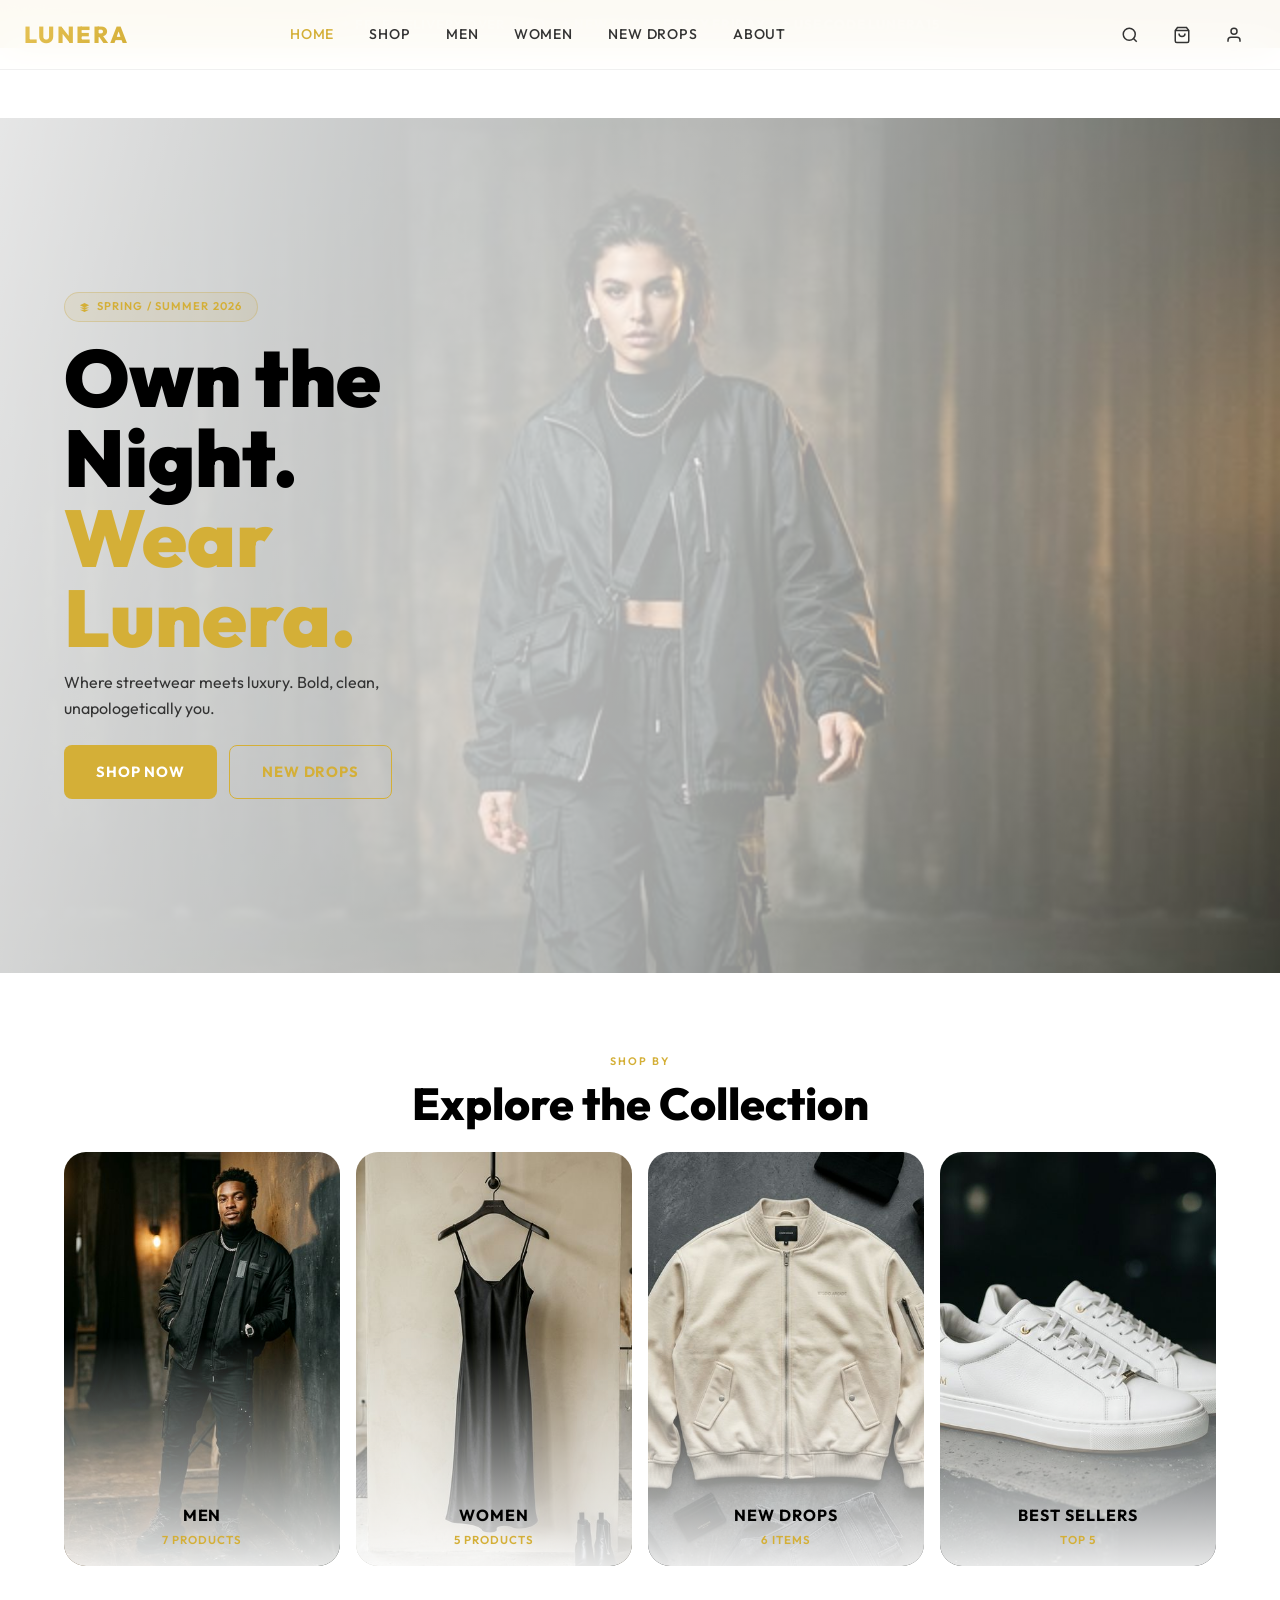
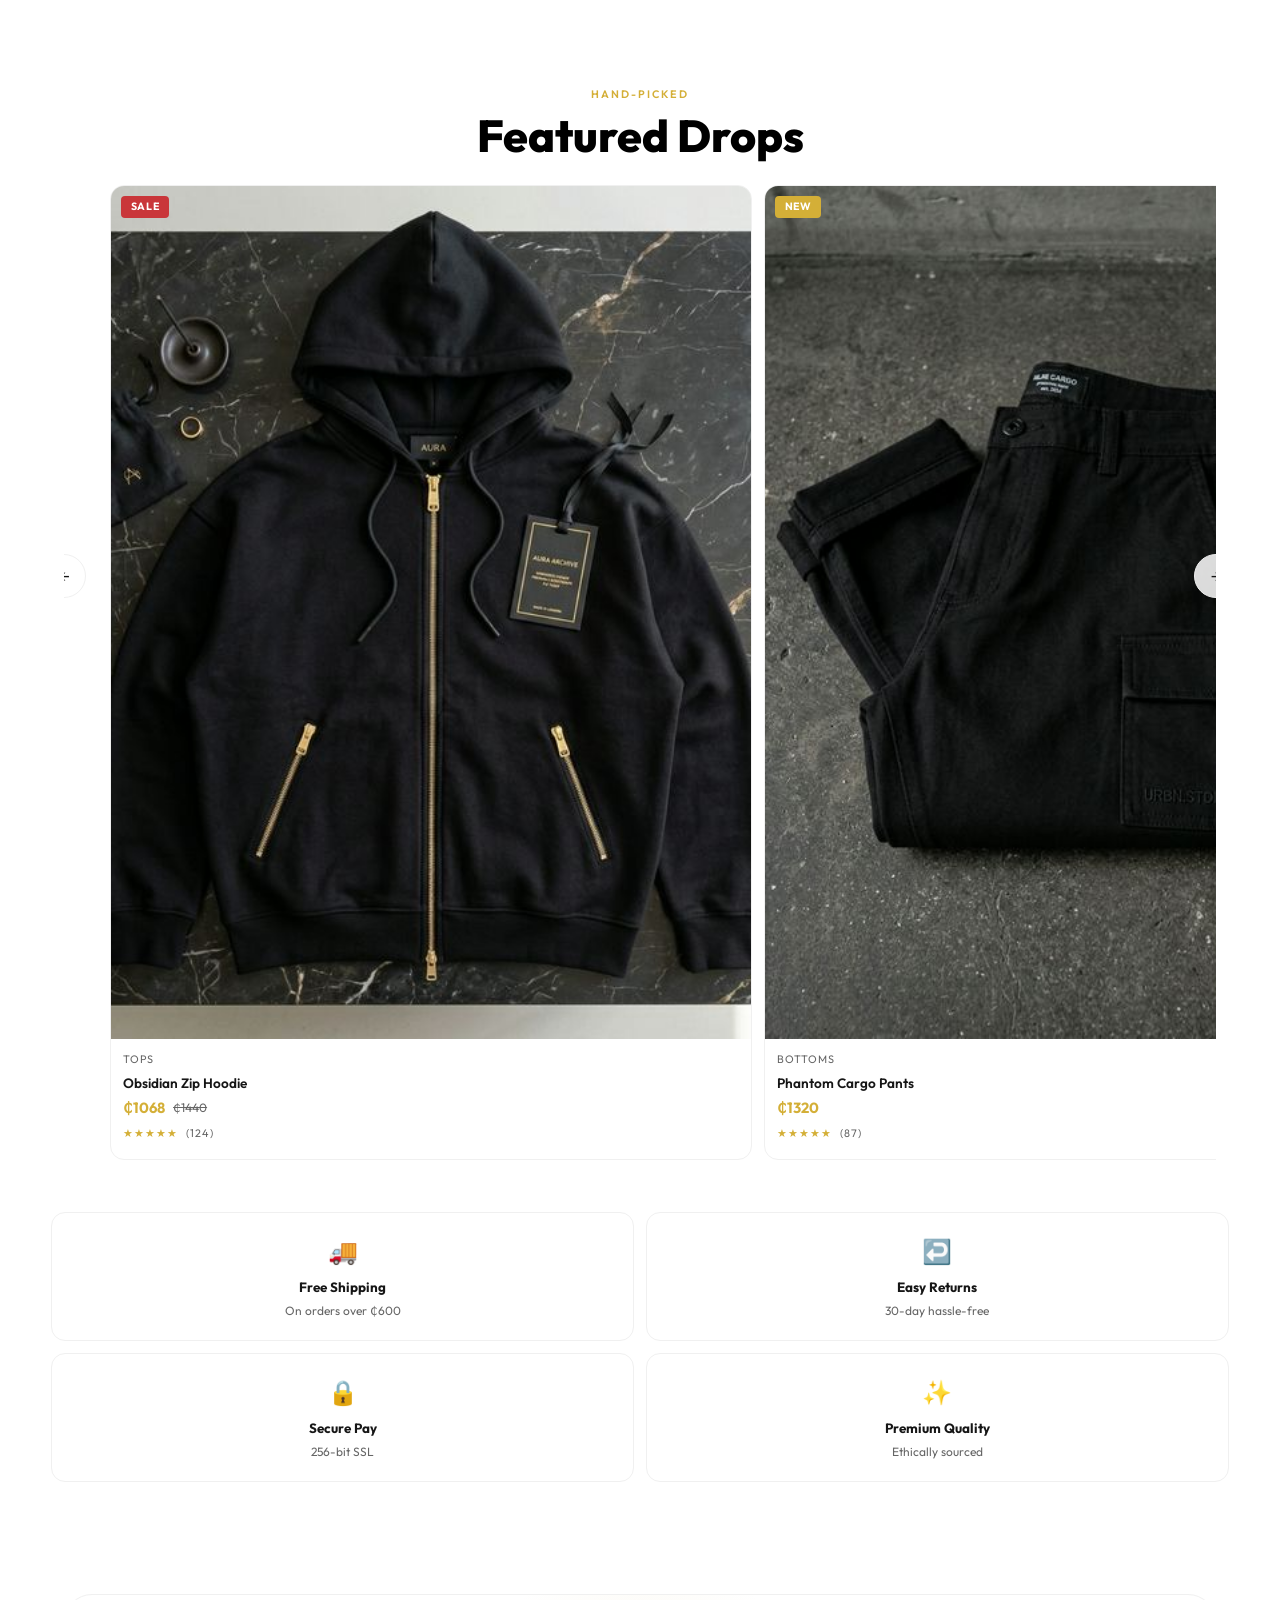
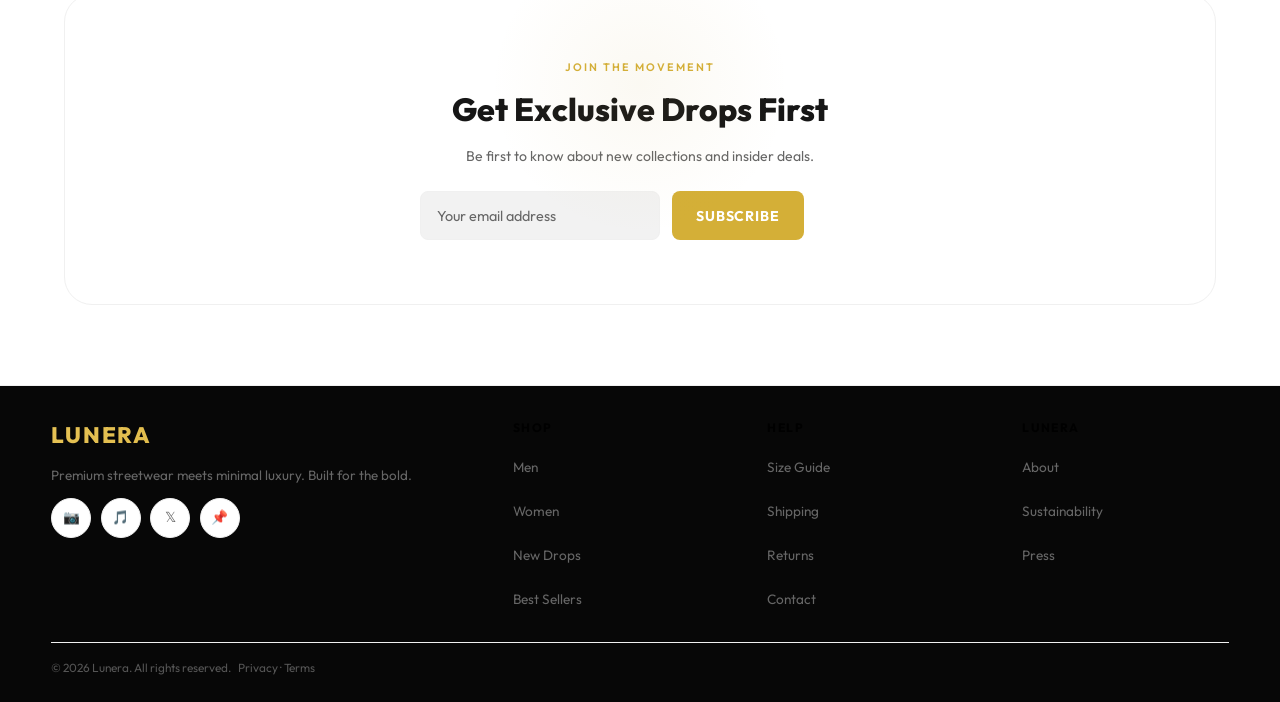
<file: index.html>
<!DOCTYPE html>
<html lang="en">

<head>
  <meta charset="UTF-8" />
  <meta name="viewport" content="width=device-width, initial-scale=1.0, viewport-fit=cover" />
  <title>Lunera — Own the Night</title>
  <meta name="description" content="Lunera — Premium streetwear meets minimal luxury. Shop the latest drops." />
  <link rel="stylesheet" href="style.css" />
</head>

<body>

  <!-- TOP NAV -->
  <nav class="nav">
    <button class="nav__hamburger" id="hamburger" aria-label="Menu"><span></span><span></span><span></span></button>
    <a href="index.html" class="nav__logo">LUNERA</a>
    <div class="nav__links">
      <a href="index.html">Home</a>
      <a href="shop.html">Shop</a>
      <a href="shop.html?cat=men">Men</a>
      <a href="shop.html?cat=women">Women</a>
      <a href="shop.html?tag=new-drop">New Drops</a>
      <a href="about.html">About</a>
    </div>
    <div class="nav__actions">
      <a href="shop.html" class="nav__icon nav__search-icon" title="Search"><svg width="18" height="18"
          viewBox="0 0 24 24" fill="none" stroke="currentColor" stroke-width="2">
          <circle cx="11" cy="11" r="8" />
          <path d="m21 21-4.35-4.35" />
        </svg></a>
      <a href="cart.html" class="nav__icon" title="Cart" style="position:relative">
        <svg width="18" height="18" viewBox="0 0 24 24" fill="none" stroke="currentColor" stroke-width="2">
          <path d="M6 2 3 6v14a2 2 0 0 0 2 2h14a2 2 0 0 0 2-2V6l-3-4z" />
          <line x1="3" y1="6" x2="21" y2="6" />
          <path d="M16 10a4 4 0 0 1-8 0" />
        </svg>
        <span class="nav__cart-count" style="display:none">0</span>
      </a>
      <a href="login.html" class="nav__icon" title="Account"><svg width="18" height="18" viewBox="0 0 24 24" fill="none"
          stroke="currentColor" stroke-width="2">
          <path d="M20 21v-2a4 4 0 0 0-4-4H8a4 4 0 0 0-4 4v2" />
          <circle cx="12" cy="7" r="4" />
        </svg></a>
    </div>
  </nav>

  <!-- MOBILE DRAWER -->
  <div class="nav__mobile" id="mobileNav">
    <a href="index.html">Home</a>
    <a href="shop.html">Shop</a>
    <a href="shop.html?cat=men">Men</a>
    <a href="shop.html?cat=women">Women</a>
    <a href="shop.html?tag=new-drop">New Drops</a>
    <a href="about.html">About</a>
    <a href="contact.html">Contact</a>
  </div>

  <!-- PROMO BANNER -->
  <div class="promo-banner">✦ Free Delivery Over ₵600 &nbsp;·&nbsp; ✦ New Drops Every Friday &nbsp;·&nbsp; ✦ Use Code
    LUNERA15</div>

  <!-- HERO -->
  <section class="hero" style="margin-top:var(--nav-h)">
    <div class="hero__bg"><img src="images/hero_model.png" alt="Lunera Hero" /></div>
    <div class="hero__overlay"></div>
    <div class="hero__content">
      <div class="hero__tag">
        <svg width="11" height="11" viewBox="0 0 24 24" fill="currentColor">
          <path d="M12 2L2 7l10 5 10-5-10-5zM2 17l10 5 10-5M2 12l10 5 10-5" />
        </svg>
        Spring / Summer 2026
      </div>
      <h1 class="hero__title">Own the Night.<br /><span>Wear Lunera.</span></h1>
      <p class="hero__sub">Where streetwear meets luxury. Bold, clean, unapologetically you.</p>
      <div class="hero__actions">
        <a href="shop.html" class="btn btn-primary btn-lg">Shop Now</a>
        <a href="shop.html?tag=new-drop" class="btn btn-outline btn-lg">New Drops</a>
      </div>
    </div>
  </section>

  <!-- CATEGORIES -->
  <section class="section animate-fade-up">
    <div class="section-header">
      <div class="section-label">Shop By</div>
      <h2 class="section-title">Explore the Collection</h2>
    </div>
    <div class="categories-grid">
      <a href="shop.html?cat=men" class="category-card">
        <img src="images/category_men.png" alt="Men" loading="lazy" />
        <div class="category-card__overlay">
          <div class="category-card__name">Men</div>
          <div class="category-card__count">7 Products</div>
        </div>
      </a>
      <a href="shop.html?cat=women" class="category-card">
        <img src="images/product_dress.png" alt="Women" loading="lazy" />
        <div class="category-card__overlay">
          <div class="category-card__name">Women</div>
          <div class="category-card__count">5 Products</div>
        </div>
      </a>
      <a href="shop.html?tag=new-drop" class="category-card">
        <img src="images/product_jacket.png" alt="New Drops" loading="lazy" />
        <div class="category-card__overlay">
          <div class="category-card__name">New Drops</div>
          <div class="category-card__count">6 Items</div>
        </div>
      </a>
      <a href="shop.html?tag=bestseller" class="category-card">
        <img src="images/product_sneakers.png" alt="Best Sellers" loading="lazy" />
        <div class="category-card__overlay">
          <div class="category-card__name">Best Sellers</div>
          <div class="category-card__count">Top 5</div>
        </div>
      </a>
    </div>
  </section>

  <!-- FEATURED CAROUSEL -->
  <section class="section--sm animate-fade-up" style="padding-bottom:3rem">
    <div class="section-header">
      <div class="section-label">Hand-Picked</div>
      <h2 class="section-title">Featured Drops</h2>
    </div>
    <div class="carousel-wrap" style="padding:0 4%">
      <button class="carousel-btn carousel-btn--prev" id="carPrev">&#8592;</button>
      <div class="carousel-track" id="carouselTrack"></div>
      <button class="carousel-btn carousel-btn--next" id="carNext">&#8594;</button>
    </div>
  </section>

  <!-- PERKS STRIP -->
  <div style="padding:0 4% 2rem">
    <div style="display:grid;grid-template-columns:repeat(2,1fr);gap:12px">
      <div
        style="background:var(--card-bg);border:1px solid var(--border);border-radius:var(--radius-md);padding:1.2rem;text-align:center">
        <div style="font-size:1.5rem;margin-bottom:.4rem">🚚</div>
        <div style="font-weight:700;font-size:.84rem;margin-bottom:.2rem">Free Shipping</div>
        <div style="color:var(--grey);font-size:.75rem">On orders over ₵600</div>
      </div>
      <div
        style="background:var(--card-bg);border:1px solid var(--border);border-radius:var(--radius-md);padding:1.2rem;text-align:center">
        <div style="font-size:1.5rem;margin-bottom:.4rem">↩️</div>
        <div style="font-weight:700;font-size:.84rem;margin-bottom:.2rem">Easy Returns</div>
        <div style="color:var(--grey);font-size:.75rem">30-day hassle-free</div>
      </div>
      <div
        style="background:var(--card-bg);border:1px solid var(--border);border-radius:var(--radius-md);padding:1.2rem;text-align:center">
        <div style="font-size:1.5rem;margin-bottom:.4rem">🔒</div>
        <div style="font-weight:700;font-size:.84rem;margin-bottom:.2rem">Secure Pay</div>
        <div style="color:var(--grey);font-size:.75rem">256-bit SSL</div>
      </div>
      <div
        style="background:var(--card-bg);border:1px solid var(--border);border-radius:var(--radius-md);padding:1.2rem;text-align:center">
        <div style="font-size:1.5rem;margin-bottom:.4rem">✨</div>
        <div style="font-weight:700;font-size:.84rem;margin-bottom:.2rem">Premium Quality</div>
        <div style="color:var(--grey);font-size:.75rem">Ethically sourced</div>
      </div>
    </div>
  </div>

  <!-- NEWSLETTER -->
  <section class="section animate-fade-up">
    <div class="newsletter">
      <div class="section-label">Join The Movement</div>
      <h2>Get Exclusive Drops First</h2>
      <p>Be first to know about new collections and insider deals.</p>
      <form class="newsletter-form" onsubmit="handleNewsletter(event)">
        <input type="email" placeholder="Your email address" required inputmode="email" />
        <button type="submit" class="btn btn-primary">Subscribe</button>
      </form>
    </div>
  </section>

  <!-- FOOTER -->
  <footer>
    <div class="footer-grid">
      <div class="footer-brand">
        <div class="footer-brand__logo">LUNERA</div>
        <p>Premium streetwear meets minimal luxury. Built for the bold.</p>
        <div class="footer-socials">
          <a href="#" class="footer-social-link">📷</a>
          <a href="#" class="footer-social-link">🎵</a>
          <a href="#" class="footer-social-link">𝕏</a>
          <a href="#" class="footer-social-link">📌</a>
        </div>
      </div>
      <div class="footer-col">
        <h4>Shop</h4>
        <ul>
          <li><a href="shop.html?cat=men">Men</a></li>
          <li><a href="shop.html?cat=women">Women</a></li>
          <li><a href="shop.html?tag=new-drop">New Drops</a></li>
          <li><a href="shop.html?tag=bestseller">Best Sellers</a></li>
        </ul>
      </div>
      <div class="footer-col">
        <h4>Help</h4>
        <ul>
          <li><a href="#">Size Guide</a></li>
          <li><a href="#">Shipping</a></li>
          <li><a href="#">Returns</a></li>
          <li><a href="contact.html">Contact</a></li>
        </ul>
      </div>
      <div class="footer-col">
        <h4>Lunera</h4>
        <ul>
          <li><a href="about.html">About</a></li>
          <li><a href="#">Sustainability</a></li>
          <li><a href="#">Press</a></li>
        </ul>
      </div>
    </div>
    <div class="footer-bottom"><span>© 2026 Lunera. All rights reserved.</span><span>Privacy · Terms</span></div>
  </footer>

  <!-- BOTTOM TAB NAV (mobile only) -->
  <nav class="bottom-nav" aria-label="Main navigation">
    <a href="index.html" class="bottom-nav__item">
      <svg viewBox="0 0 24 24" fill="none" stroke-width="2">
        <path d="M3 9l9-7 9 7v11a2 2 0 0 1-2 2H5a2 2 0 0 1-2-2z" />
        <polyline points="9 22 9 12 15 12 15 22" />
      </svg>
      Home
    </a>
    <a href="shop.html" class="bottom-nav__item">
      <svg viewBox="0 0 24 24" fill="none" stroke-width="2">
        <circle cx="11" cy="11" r="8" />
        <path d="m21 21-4.35-4.35" />
      </svg>
      Shop
    </a>
    <a href="cart.html" class="bottom-nav__item" style="position:relative">
      <svg viewBox="0 0 24 24" fill="none" stroke-width="2">
        <path d="M6 2 3 6v14a2 2 0 0 0 2 2h14a2 2 0 0 0 2-2V6l-3-4z" />
        <line x1="3" y1="6" x2="21" y2="6" />
        <path d="M16 10a4 4 0 0 1-8 0" />
      </svg>
      <span class="bottom-nav__badge" style="display:none">0</span>
      Cart
    </a>
    <a href="login.html" class="bottom-nav__item">
      <svg viewBox="0 0 24 24" fill="none" stroke-width="2">
        <path d="M20 21v-2a4 4 0 0 0-4-4H8a4 4 0 0 0-4 4v2" />
        <circle cx="12" cy="7" r="4" />
      </svg>
      Profile
    </a>
  </nav>

  <script src="app.js"></script>
  <script>
    // Carousel
    const track = document.getElementById('carouselTrack');
    const featured = PRODUCTS.filter(p => p.tag === 'bestseller' || p.tag === 'new-drop').slice(0, 8);
    const cardW = window.innerWidth < 768 ? (window.innerWidth * 0.72) : 270;
    track.innerHTML = featured.map(p => productCardHTML(p, cardW + 'px')).join('');

    // Desktop carousel buttons
    let carPos = 0;
    const gap = 12;
    document.getElementById('carPrev').addEventListener('click', () => {
      carPos = Math.max(0, carPos - 1);
      track.style.transform = `translateX(-${carPos * (cardW + gap)}px)`;
    });
    document.getElementById('carNext').addEventListener('click', () => {
      const max = Math.max(0, featured.length - Math.floor(track.parentElement.offsetWidth / cardW));
      carPos = Math.min(max, carPos + 1);
      track.style.transform = `translateX(-${carPos * (cardW + gap)}px)`;
    });

    function handleNewsletter(e) {
      e.preventDefault();
      showToast("🎉 You're subscribed! Welcome to Lunera.", '✉');
      e.target.reset();
    }
  </script>
</body>

</html>
</file>
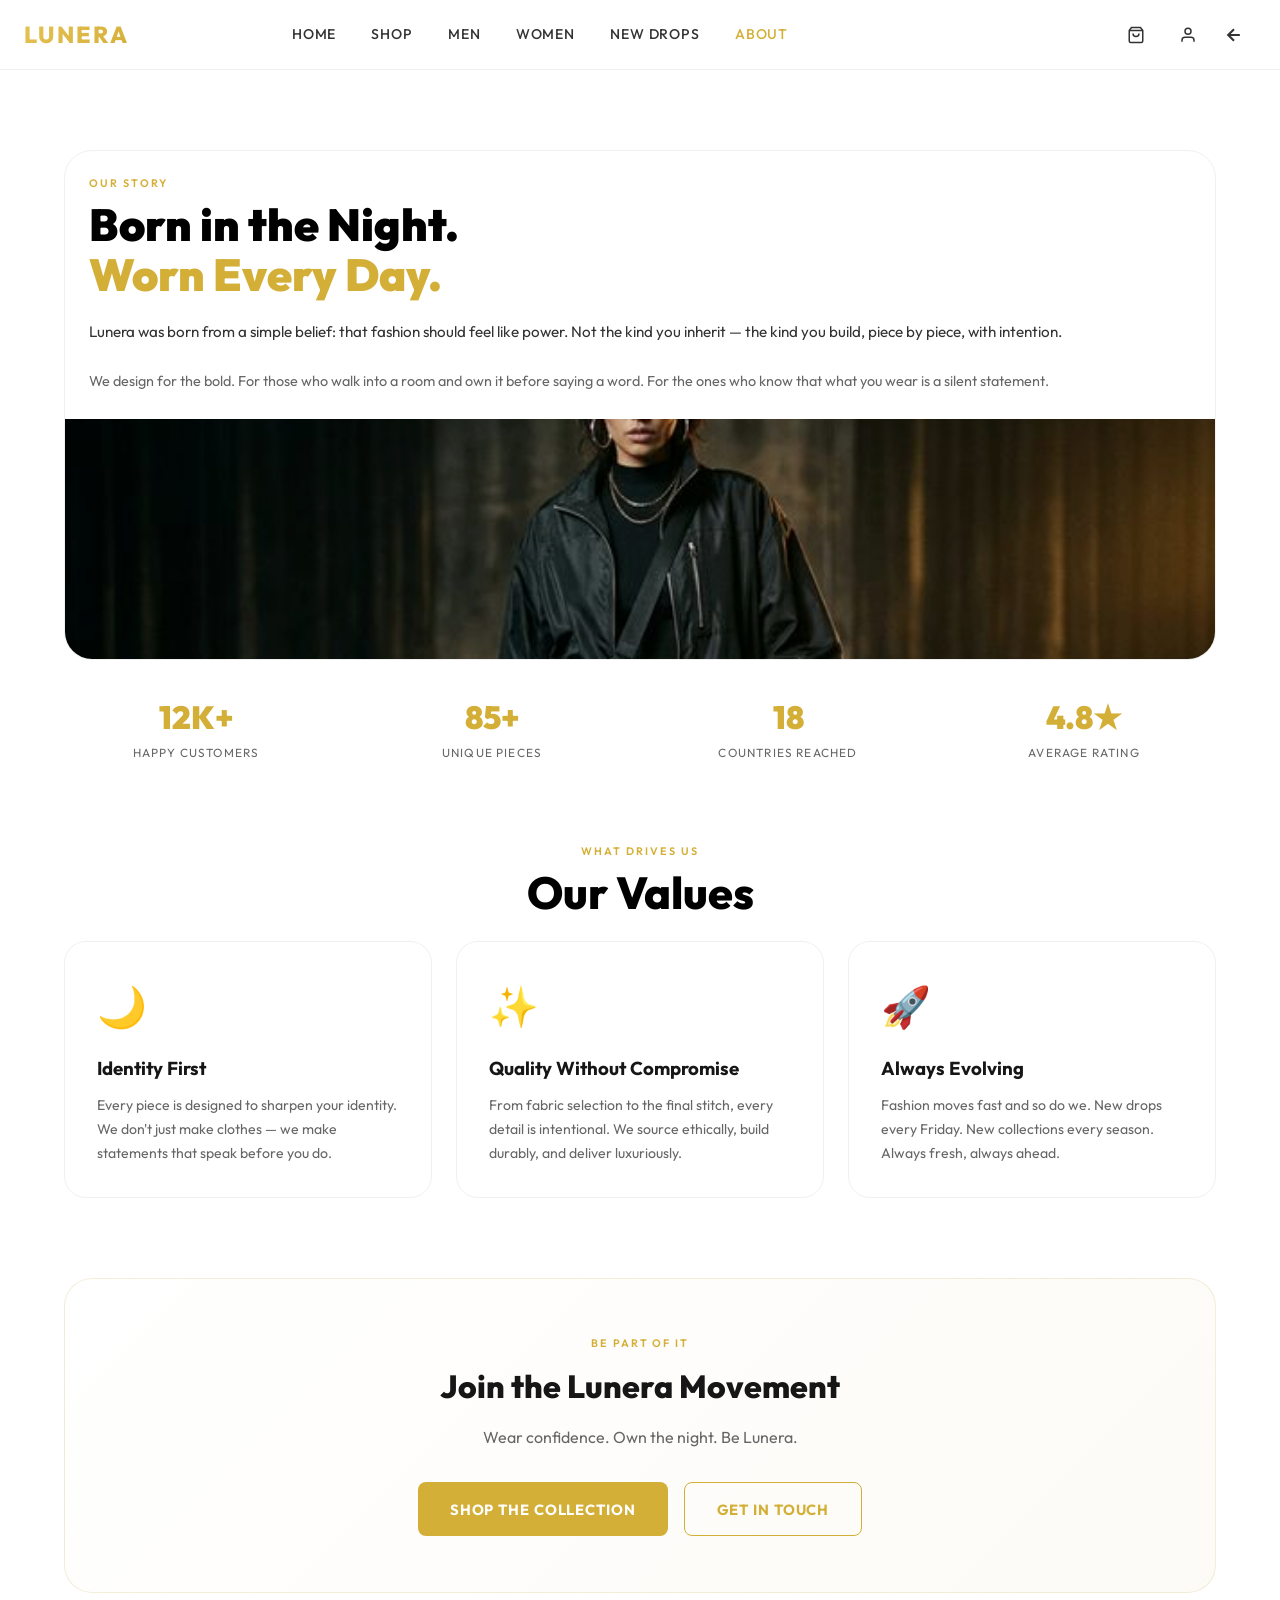
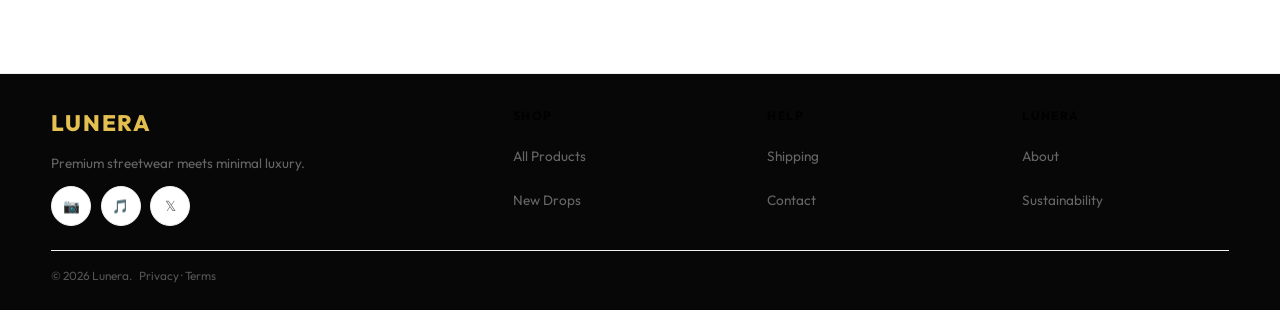
<file: about.html>
<!DOCTYPE html>
<html lang="en">

<head>
    <meta charset="UTF-8" />
    <meta name="viewport" content="width=device-width, initial-scale=1.0" />
    <title>About — Lunera</title>
    <meta name="description" content="The story behind Lunera — premium streetwear meets minimal luxury." />
    <link rel="stylesheet" href="style.css" />
</head>

<body>
    <nav class="nav">
        <a href="index.html" class="nav__logo">LUNERA</a>
        <div class="nav__links">
            <a href="index.html">Home</a><a href="shop.html">Shop</a><a href="shop.html?cat=men">Men</a><a
                href="shop.html?cat=women">Women</a><a href="shop.html?tag=new-drop">New Drops</a><a
                href="about.html">About</a>
        </div>
        <div class="nav__actions">
            <a href="cart.html" class="nav__icon" style="position:relative"><svg width="18" height="18"
                    viewBox="0 0 24 24" fill="none" stroke="currentColor" stroke-width="2">
                    <path d="M6 2 3 6v14a2 2 0 0 0 2 2h14a2 2 0 0 0 2-2V6l-3-4z" />
                    <line x1="3" y1="6" x2="21" y2="6" />
                    <path d="M16 10a4 4 0 0 1-8 0" />
                </svg><span class="nav__cart-count" style="display:none">0</span></a>
            <a href="login.html" class="nav__icon"><svg width="18" height="18" viewBox="0 0 24 24" fill="none"
                    stroke="currentColor" stroke-width="2">
                    <path d="M20 21v-2a4 4 0 0 0-4-4H8a4 4 0 0 0-4 4v2" />
                    <circle cx="12" cy="7" r="4" />
                </svg></a>
            <button class="nav__back-btn" onclick="goBackOrHome()" aria-label="Go Back">
    <svg viewBox="0 0 24 24" fill="none" stroke="currentColor" stroke-width="2.5"><path d="M19 12H5M12 19l-7-7 7-7"/></svg>
  </button>
        </div>
    </nav>
    <div class="nav__mobile" id="mobileNav">
        <a href="index.html">Home</a><a href="shop.html">Shop</a><a href="shop.html?cat=men">Men</a><a
            href="about.html">About</a><a href="cart.html" class="btn btn-primary btn-sm">View Cart</a>
    </div>

    <div class="page-content">
        <!-- ABOUT HERO -->
        <section class="section">
            <div class="about-hero animate-fade-up">
                <div class="about-hero__content">
                    <div class="section-label">Our Story</div>
                    <h1
                        style="font-size:clamp(1.8rem,3.5vw,2.8rem);font-weight:900;line-height:1.1;color:var(--white);margin-bottom:1.2rem">
                        Born in the Night.<br /><span style="color:var(--gold)">Worn Every Day.</span></h1>
                    <p style="color:var(--beige);line-height:1.8;font-size:.95rem;margin-bottom:1.5rem">Lunera was born
                        from a simple belief: that fashion should feel like power. Not the kind you inherit — the kind
                        you build, piece by piece, with intention.</p>
                    <p style="color:var(--grey);line-height:1.8;font-size:.9rem">We design for the bold. For those who
                        walk into a room and own it before saying a word. For the ones who know that what you wear is a
                        silent statement.</p>
                </div>
                <div class="about-hero__image">
                    <img src="images/hero_model.png" alt="Lunera Brand Story" style="filter:brightness(.9)" />
                </div>
            </div>

            <!-- Stats -->
            <div style="display:grid;grid-template-columns:repeat(4,1fr);gap:2rem;margin-bottom:5rem"
                class="animate-fade-up">
                <div class="about-stat">
                    <div class="about-stat__number">12K+</div>
                    <div class="about-stat__label">Happy Customers</div>
                </div>
                <div class="about-stat">
                    <div class="about-stat__number">85+</div>
                    <div class="about-stat__label">Unique Pieces</div>
                </div>
                <div class="about-stat">
                    <div class="about-stat__number">18</div>
                    <div class="about-stat__label">Countries Reached</div>
                </div>
                <div class="about-stat">
                    <div class="about-stat__number">4.8★</div>
                    <div class="about-stat__label">Average Rating</div>
                </div>
            </div>

            <!-- Values -->
            <div class="section-header animate-fade-up">
                <div class="section-label">What Drives Us</div>
                <h2 class="section-title">Our Values</h2>
            </div>
            <div style="display:grid;grid-template-columns:repeat(3,1fr);gap:1.5rem;margin-bottom:5rem"
                class="animate-fade-up">
                <div style="background:var(--card-bg);border:1px solid var(--border);border-radius:var(--radius-lg);padding:2rem;transition:border-color .3s"
                    onmouseover="this.style.borderColor='rgba(201,168,76,.3)'"
                    onmouseout="this.style.borderColor='var(--border)'">
                    <div style="font-size:2.5rem;margin-bottom:1rem">🌙</div>
                    <h3 style="font-weight:700;margin-bottom:.6rem">Identity First</h3>
                    <p style="color:var(--grey);font-size:.88rem;line-height:1.7">Every piece is designed to sharpen
                        your identity. We don't just make clothes — we make statements that speak before you do.</p>
                </div>
                <div style="background:var(--card-bg);border:1px solid var(--border);border-radius:var(--radius-lg);padding:2rem;transition:border-color .3s"
                    onmouseover="this.style.borderColor='rgba(201,168,76,.3)'"
                    onmouseout="this.style.borderColor='var(--border)'">
                    <div style="font-size:2.5rem;margin-bottom:1rem">✨</div>
                    <h3 style="font-weight:700;margin-bottom:.6rem">Quality Without Compromise</h3>
                    <p style="color:var(--grey);font-size:.88rem;line-height:1.7">From fabric selection to the final
                        stitch, every detail is intentional. We source ethically, build durably, and deliver
                        luxuriously.</p>
                </div>
                <div style="background:var(--card-bg);border:1px solid var(--border);border-radius:var(--radius-lg);padding:2rem;transition:border-color .3s"
                    onmouseover="this.style.borderColor='rgba(201,168,76,.3)'"
                    onmouseout="this.style.borderColor='var(--border)'">
                    <div style="font-size:2.5rem;margin-bottom:1rem">🚀</div>
                    <h3 style="font-weight:700;margin-bottom:.6rem">Always Evolving</h3>
                    <p style="color:var(--grey);font-size:.88rem;line-height:1.7">Fashion moves fast and so do we. New
                        drops every Friday. New collections every season. Always fresh, always ahead.</p>
                </div>
            </div>

            <!-- CTA Banner -->
            <div style="background:linear-gradient(135deg,var(--card-bg) 0%,rgba(201,168,76,.05) 100%);border:1px solid rgba(201,168,76,.2);border-radius:var(--radius-xl);padding:3.5rem;text-align:center"
                class="animate-fade-up">
                <div class="section-label">Be Part of It</div>
                <h2 style="font-size:2rem;font-weight:800;margin-bottom:.8rem">Join the Lunera Movement</h2>
                <p style="color:var(--grey);margin-bottom:2rem">Wear confidence. Own the night. Be Lunera.</p>
                <div style="display:flex;gap:1rem;justify-content:center;flex-wrap:wrap">
                    <a href="shop.html" class="btn btn-primary btn-lg">Shop the Collection</a>
                    <a href="contact.html" class="btn btn-outline btn-lg">Get in Touch</a>
                </div>
            </div>
        </section>
    </div>

    <footer>
        <div class="footer-grid">
            <div class="footer-brand">
                <div class="footer-brand__logo">LUNERA</div>
                <p>Premium streetwear meets minimal luxury.</p>
                <div class="footer-socials"><a href="#" class="footer-social-link">📷</a><a href="#"
                        class="footer-social-link">🎵</a><a href="#" class="footer-social-link">𝕏</a></div>
            </div>
            <div class="footer-col">
                <h4>Shop</h4>
                <ul>
                    <li><a href="shop.html">All Products</a></li>
                    <li><a href="shop.html?tag=new-drop">New Drops</a></li>
                </ul>
            </div>
            <div class="footer-col">
                <h4>Help</h4>
                <ul>
                    <li><a href="#">Shipping</a></li>
                    <li><a href="contact.html">Contact</a></li>
                </ul>
            </div>
            <div class="footer-col">
                <h4>Lunera</h4>
                <ul>
                    <li><a href="about.html">About</a></li>
                    <li><a href="#">Sustainability</a></li>
                </ul>
            </div>
        </div>
        <div class="footer-bottom"><span>© 2026 Lunera.</span><span>Privacy · Terms</span></div>
    </footer>

    
<nav class="bottom-nav">
  <a href="index.html" class="bottom-nav__item"><svg viewBox="0 0 24 24" fill="none" stroke-width="2"><path d="M3 9l9-7 9 7v11a2 2 0 0 1-2 2H5a2 2 0 0 1-2-2z"/><polyline points="9 22 9 12 15 12 15 22"/></svg>Home</a>
  <a href="shop.html" class="bottom-nav__item"><svg viewBox="0 0 24 24" fill="none" stroke-width="2"><circle cx="11" cy="11" r="8"/><path d="m21 21-4.35-4.35"/></svg>Shop</a>
  <a href="cart.html" class="bottom-nav__item" style="position:relative"><svg viewBox="0 0 24 24" fill="none" stroke-width="2"><path d="M6 2 3 6v14a2 2 0 0 0 2 2h14a2 2 0 0 0 2-2V6l-3-4z"/><line x1="3" y1="6" x2="21" y2="6"/><path d="M16 10a4 4 0 0 1-8 0"/></svg><span class="bottom-nav__badge" style="display:none">0</span>Cart</a>
  <a href="login.html" class="bottom-nav__item"><svg viewBox="0 0 24 24" fill="none" stroke-width="2"><path d="M20 21v-2a4 4 0 0 0-4-4H8a4 4 0 0 0-4 4v2"/><circle cx="12" cy="7" r="4"/></svg>Profile</a>
</nav>

<script src="app.js"></script>
</body>

</html>
</file>
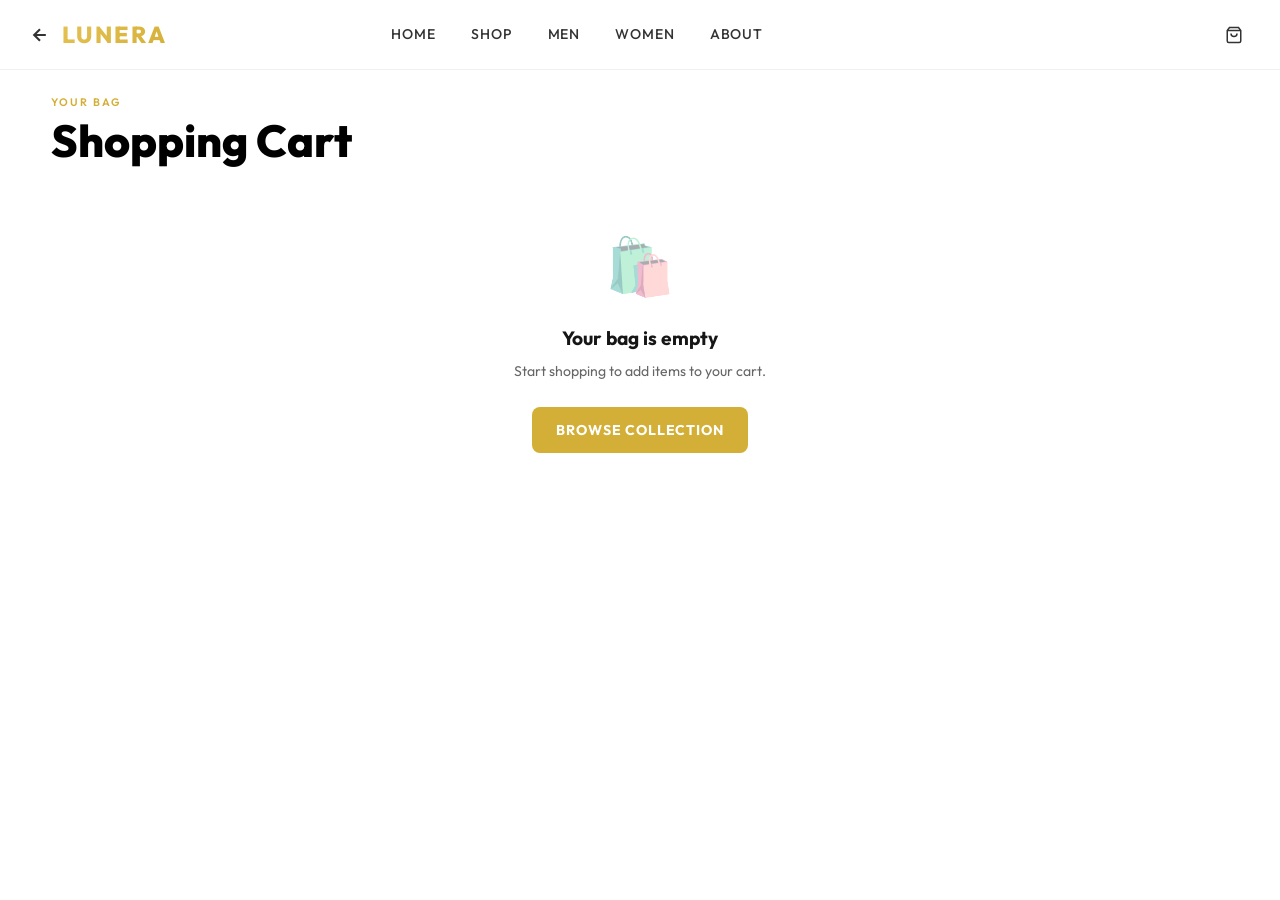
<file: cart.html>
<!DOCTYPE html>
<html lang="en">

<head>
    <meta charset="UTF-8" />
    <meta name="viewport" content="width=device-width, initial-scale=1.0, viewport-fit=cover" />
    <title>Your Cart — Lunera</title>
    <link rel="stylesheet" href="style.css" />
</head>

<body>

    <nav class="nav">
        <button class="nav__back-btn" onclick="goBackOrHome()" aria-label="Go Back">
    <svg viewBox="0 0 24 24" fill="none" stroke="currentColor" stroke-width="2.5"><path d="M19 12H5M12 19l-7-7 7-7"/></svg>
  </button>
        <a href="index.html" class="nav__logo">LUNERA</a>
        <div class="nav__links">
            <a href="index.html">Home</a><a href="shop.html">Shop</a><a href="shop.html?cat=men">Men</a><a
                href="shop.html?cat=women">Women</a><a href="about.html">About</a>
        </div>
        <div class="nav__actions">
            <a href="cart.html" class="nav__icon" style="position:relative"><svg width="18" height="18"
                    viewBox="0 0 24 24" fill="none" stroke="currentColor" stroke-width="2">
                    <path d="M6 2 3 6v14a2 2 0 0 0 2 2h14a2 2 0 0 0 2-2V6l-3-4z" />
                    <line x1="3" y1="6" x2="21" y2="6" />
                    <path d="M16 10a4 4 0 0 1-8 0" />
                </svg><span class="nav__cart-count" style="display:none">0</span></a>
        </div>
    </nav>
    <div class="nav__mobile" id="mobileNav">
        <a href="index.html">Home</a><a href="shop.html">Shop</a><a href="shop.html?cat=men">Men</a><a
            href="shop.html?cat=women">Women</a><a href="about.html">About</a><a href="contact.html">Contact</a>
    </div>

    <div class="page-content">
        <div style="padding:1.5rem 4% 0">
            <div class="section-label" style="margin-bottom:.3rem">Your Bag</div>
            <h1 class="section-title" style="text-align:left;margin-bottom:1.5rem">Shopping Cart</h1>

            <!-- EMPTY STATE -->
            <div class="empty-state" id="cart-empty" style="display:none">
                <div class="empty-state__icon">🛍️</div>
                <h3>Your bag is empty</h3>
                <p>Start shopping to add items to your cart.</p>
                <a href="shop.html" class="btn btn-primary" style="margin-top:1.5rem">Browse Collection</a>
            </div>

            <!-- CART CONTENT -->
            <div id="cart-wrap" style="display:none;flex-direction:column;gap:1.2rem">
                <div class="cart-layout">
                    <div>
                        <div id="cart-items"></div>
                        <a href="shop.html"
                            style="display:inline-flex;align-items:center;gap:.4rem;color:var(--grey);font-size:.84rem;margin-top:1rem;min-height:44px">←
                            Continue Shopping</a>
                    </div>
                    <div>
                        <div class="cart-summary">
                            <h3>Order Summary</h3>
                            <div id="cart-summary-content"></div>
                            <!-- Promo code -->
                            <div style="display:flex;gap:.6rem;margin:1rem 0">
                                <input id="promoInput" type="text" class="form-input"
                                    placeholder="Promo code (LUNERA15)" style="min-height:44px;font-size:.88rem" />
                                <button onclick="applyPromo()" class="btn btn-dark"
                                    style="min-height:44px;padding:.75rem 1rem;font-size:.82rem;flex-shrink:0">Apply</button>
                            </div>
                            <a href="checkout.html" class="btn btn-primary btn-full btn-lg">Proceed to Checkout →</a>
                            <div
                                style="display:flex;justify-content:center;gap:1.5rem;margin-top:.8rem;font-size:.72rem;color:var(--grey)">
                                <span>🔒 Secure</span><span>🚚 Free over ₵600</span><span>↩️ Free returns</span>
                            </div>
                        </div>
                    </div>
                </div>
            </div>
        </div>
    </div>

    <nav class="bottom-nav">
        <a href="index.html" class="bottom-nav__item"><svg viewBox="0 0 24 24" fill="none" stroke-width="2">
                <path d="M3 9l9-7 9 7v11a2 2 0 0 1-2 2H5a2 2 0 0 1-2-2z" />
                <polyline points="9 22 9 12 15 12 15 22" />
            </svg>Home</a>
        <a href="shop.html" class="bottom-nav__item"><svg viewBox="0 0 24 24" fill="none" stroke-width="2">
                <circle cx="11" cy="11" r="8" />
                <path d="m21 21-4.35-4.35" />
            </svg>Shop</a>
        <a href="cart.html" class="bottom-nav__item"><svg viewBox="0 0 24 24" fill="none" stroke-width="2">
                <path d="M6 2 3 6v14a2 2 0 0 0 2 2h14a2 2 0 0 0 2-2V6l-3-4z" />
                <line x1="3" y1="6" x2="21" y2="6" />
                <path d="M16 10a4 4 0 0 1-8 0" />
            </svg><span class="bottom-nav__badge" style="display:none">0</span>Cart</a>
        <a href="login.html" class="bottom-nav__item"><svg viewBox="0 0 24 24" fill="none" stroke-width="2">
                <path d="M20 21v-2a4 4 0 0 0-4-4H8a4 4 0 0 0-4 4v2" />
                <circle cx="12" cy="7" r="4" />
            </svg>Profile</a>
    </nav>

    <script src="app.js"></script>
    <script>
        function applyPromo() {
            const code = document.getElementById('promoInput').value.trim().toUpperCase();
            if (code === 'LUNERA15') {
                showToast('15% discount applied! 🎉');
            } else {
                showToast('Invalid promo code', '✕');
            }
        }
        renderCartPage();
    </script>
</body>

</html>
</file>
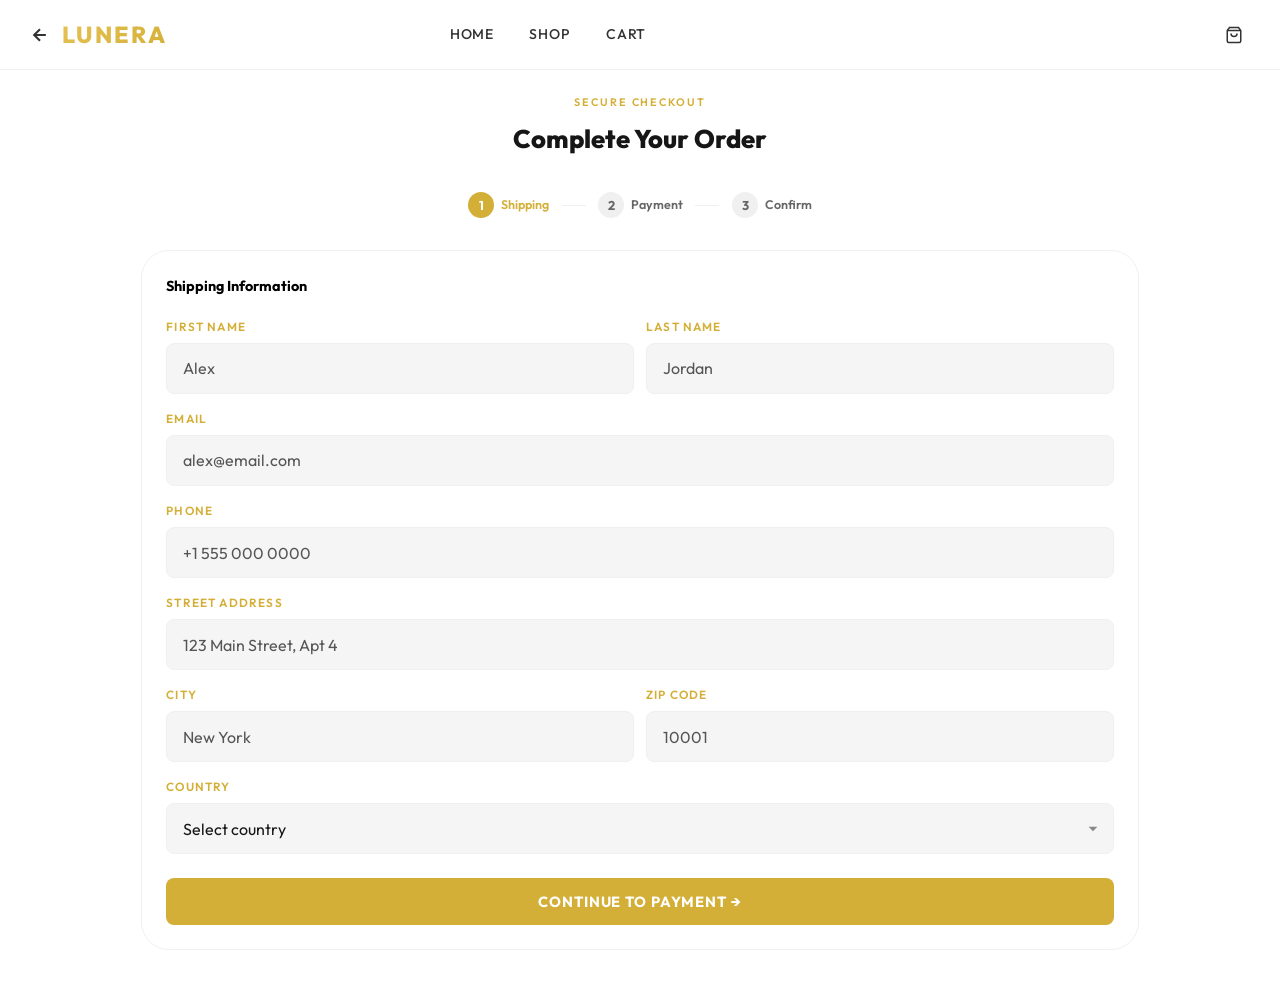
<file: checkout.html>
<!DOCTYPE html>
<html lang="en">

<head>
    <meta charset="UTF-8" />
    <meta name="viewport" content="width=device-width, initial-scale=1.0, viewport-fit=cover" />
    <title>Checkout — Lunera</title>
    <link rel="stylesheet" href="style.css" />
</head>

<body>

    <nav class="nav">
        <button class="nav__back-btn" onclick="goBackOrHome()" aria-label="Go Back">
    <svg viewBox="0 0 24 24" fill="none" stroke="currentColor" stroke-width="2.5"><path d="M19 12H5M12 19l-7-7 7-7"/></svg>
  </button>
        <a href="index.html" class="nav__logo">LUNERA</a>
        <div class="nav__links"><a href="index.html">Home</a><a href="shop.html">Shop</a><a href="cart.html">Cart</a>
        </div>
        <div class="nav__actions">
            <a href="cart.html" class="nav__icon" style="position:relative"><svg width="18" height="18"
                    viewBox="0 0 24 24" fill="none" stroke="currentColor" stroke-width="2">
                    <path d="M6 2 3 6v14a2 2 0 0 0 2 2h14a2 2 0 0 0 2-2V6l-3-4z" />
                    <line x1="3" y1="6" x2="21" y2="6" />
                    <path d="M16 10a4 4 0 0 1-8 0" />
                </svg><span class="nav__cart-count" style="display:none">0</span></a>
        </div>
    </nav>
    <div class="nav__mobile" id="mobileNav"><a href="index.html">Home</a><a href="shop.html">Shop</a><a
            href="cart.html">Cart</a></div>

    <div class="page-content">
        <div style="max-width:1100px;margin:0 auto;padding:1.5rem 4%">
            <div style="text-align:center;margin-bottom:2rem">
                <div class="section-label">Secure Checkout</div>
                <h1 style="font-size:1.6rem;font-weight:800">Complete Your Order</h1>
            </div>

            <!-- Step indicator -->
            <div style="display:flex;justify-content:center;align-items:center;gap:.8rem;margin-bottom:2rem">
                <div id="step1-ind"
                    style="display:flex;align-items:center;gap:.4rem;font-size:.78rem;font-weight:600;color:var(--gold)">
                    <div
                        style="width:26px;height:26px;border-radius:50%;background:var(--gold);color:var(--black);display:flex;align-items:center;justify-content:center;font-weight:700;font-size:.8rem">
                        1</div>
                    Shipping
                </div>
                <div style="width:24px;height:1px;background:var(--border);flex-shrink:0"></div>
                <div id="step2-ind"
                    style="display:flex;align-items:center;gap:.4rem;font-size:.78rem;font-weight:600;color:var(--grey)">
                    <div style="width:26px;height:26px;border-radius:50%;background:var(--border);color:var(--grey);display:flex;align-items:center;justify-content:center;font-weight:700;font-size:.8rem;transition:all .3s"
                        id="step2-circle">2</div>
                    Payment
                </div>
                <div style="width:24px;height:1px;background:var(--border);flex-shrink:0"></div>
                <div id="step3-ind"
                    style="display:flex;align-items:center;gap:.4rem;font-size:.78rem;font-weight:600;color:var(--grey)">
                    <div style="width:26px;height:26px;border-radius:50%;background:var(--border);color:var(--grey);display:flex;align-items:center;justify-content:center;font-weight:700;font-size:.8rem;transition:all .3s"
                        id="step3-circle">3</div>
                    Confirm
                </div>
            </div>

            <div style="display:grid;grid-template-columns:1fr;gap:1.5rem" id="checkoutGrid">
                <!-- STEP 1: SHIPPING -->
                <div id="step1">
                    <div class="form-card" style="margin-bottom:1.2rem">
                        <h3 style="font-size:.9rem;font-weight:700;margin-bottom:1.2rem;color:var(--white)">Shipping
                            Information</h3>
                        <form id="shippingForm" onsubmit="nextStep(event,2)">
                            <div class="form-row">
                                <div class="form-group"><label class="form-label">First Name</label><input type="text"
                                        class="form-input" placeholder="Alex" required autocomplete="given-name" />
                                </div>
                                <div class="form-group"><label class="form-label">Last Name</label><input type="text"
                                        class="form-input" placeholder="Jordan" required autocomplete="family-name" />
                                </div>
                            </div>
                            <div class="form-group"><label class="form-label">Email</label><input type="email"
                                    class="form-input" placeholder="alex@email.com" required inputmode="email"
                                    autocomplete="email" /></div>
                            <div class="form-group"><label class="form-label">Phone</label><input type="tel"
                                    class="form-input" placeholder="+1 555 000 0000" required inputmode="tel"
                                    autocomplete="tel" /></div>
                            <div class="form-group"><label class="form-label">Street Address</label><input type="text"
                                    class="form-input" placeholder="123 Main Street, Apt 4" required
                                    autocomplete="street-address" /></div>
                            <div class="form-row">
                                <div class="form-group"><label class="form-label">City</label><input type="text"
                                        class="form-input" placeholder="New York" required
                                        autocomplete="address-level2" /></div>
                                <div class="form-group"><label class="form-label">ZIP Code</label><input type="text"
                                        class="form-input" placeholder="10001" inputmode="numeric" required
                                        autocomplete="postal-code" /></div>
                            </div>
                            <div class="form-group"><label class="form-label">Country</label>
                                <select class="form-input form-select" required autocomplete="country">
                                    <option value="">Select country</option>
                                    <option>United States</option>
                                    <option>United Kingdom</option>
                                    <option>Canada</option>
                                    <option>Ghana</option>
                                    <option>Nigeria</option>
                                    <option>South Africa</option>
                                    <option>Germany</option>
                                    <option>France</option>
                                    <option>Australia</option>
                                </select>
                            </div>
                            <button type="submit" class="btn btn-primary btn-full btn-lg"
                                style="margin-top:.5rem">Continue to Payment →</button>
                        </form>
                    </div>
                    <!-- Order summary mini (mobile) -->
                    <div class="form-card" id="mobileSummary"></div>
                </div>

                <!-- STEP 2: PAYMENT -->
                <div id="step2" style="display:none">
                    <div class="form-card">
                        <h3 style="font-size:.9rem;font-weight:700;margin-bottom:1.2rem">Payment Method</h3>
                        <div class="payment-option selected" id="pay-card" onclick="selectPayment('card')">
                            <div class="payment-option__radio" id="radio-card"></div>
                            <div class="payment-option__icon">💳</div>
                            <div class="payment-option__info">
                                <div class="payment-option__name">Credit / Debit Card</div>
                                <div class="payment-option__desc">Visa, Mastercard, Amex</div>
                            </div>
                        </div>
                        <div class="payment-option" id="pay-mobile" onclick="selectPayment('mobile')">
                            <div class="payment-option__radio" id="radio-mobile"></div>
                            <div class="payment-option__icon">📱</div>
                            <div class="payment-option__info">
                                <div class="payment-option__name">Mobile Money</div>
                                <div class="payment-option__desc">MTN Momo, Telecel, AirtelTigo</div>
                            </div>
                        </div>
                        <div class="payment-option" id="pay-paypal" onclick="selectPayment('paypal')">
                            <div class="payment-option__radio" id="radio-paypal"></div>
                            <div class="payment-option__icon">🅿️</div>
                            <div class="payment-option__info">
                                <div class="payment-option__name">PayPal</div>
                                <div class="payment-option__desc">Pay via PayPal</div>
                            </div>
                        </div>

                        <div id="card-fields" style="margin-top:1.2rem">
                            <div class="form-group"><label class="form-label">Card Number</label><input type="text"
                                    class="form-input" placeholder="1234 5678 9012 3456" maxlength="19"
                                    oninput="formatCard(this)" inputmode="numeric" /></div>
                            <div class="form-row">
                                <div class="form-group"><label class="form-label">Expiry</label><input type="text"
                                        class="form-input" placeholder="MM/YY" maxlength="5" inputmode="numeric" />
                                </div>
                                <div class="form-group"><label class="form-label">CVV</label><input type="text"
                                        class="form-input" placeholder="•••" maxlength="3" inputmode="numeric" /></div>
                            </div>
                            <div class="form-group"><label class="form-label">Name on Card</label><input type="text"
                                    class="form-input" placeholder="Alex Jordan" autocomplete="cc-name" /></div>
                        </div>
                        <div id="mobile-fields" style="display:none;margin-top:1.2rem">
                            <div class="form-group"><label class="form-label">Network</label><select
                                    class="form-input form-select">
                                    <option>MTN Mobile Money</option>
                                    <option>Telecel Cash</option>
                                    <option>AirtelTigo Money</option>
                                </select></div>
                            <div class="form-group"><label class="form-label">Phone Number</label><input type="tel"
                                    class="form-input" placeholder="024 000 0000" inputmode="tel" /></div>
                        </div>

                        <div style="display:flex;gap:.8rem;margin-top:1.2rem">
                            <button class="btn btn-dark btn-lg" style="flex:.4;min-height:48px" onclick="goBack()">←
                                Back</button>
                            <button class="btn btn-primary btn-lg" style="flex:1;min-height:48px"
                                onclick="nextStep(null,3)">Place Order →</button>
                        </div>
                    </div>
                </div>

                <!-- STEP 3: SUCCESS -->
                <div id="step3" style="display:none">
                    <div class="form-card">
                        <div class="success-card">
                            <div class="success-icon">🎉</div>
                            <div class="section-label" style="margin-bottom:.5rem">Order Placed</div>
                            <h2 style="font-size:1.4rem;font-weight:800;margin-bottom:.6rem">Thank You!</h2>
                            <p style="color:var(--beige);margin-bottom:.5rem">Your order has been placed successfully.
                            </p>
                            <div
                                style="background:rgba(201,168,76,.08);border:1px solid rgba(201,168,76,.2);border-radius:var(--radius-md);padding:.9rem 1.2rem;margin:1.2rem 0;font-size:.82rem;color:var(--beige)">
                                <strong style="color:var(--gold)" id="orderNum"></strong><br /><span
                                    style="color:var(--grey);font-size:.75rem">Confirmation sent to your email</span>
                            </div>
                            <div
                                style="background:var(--dark);border:1px dashed var(--border);border-radius:var(--radius-md);padding:.7rem 1rem;margin-bottom:1.5rem;font-size:.78rem;color:var(--gold);font-weight:600">
                                ⚠️ Demo Mode — Order Simulated</div>
                            <div style="display:flex;gap:.8rem;justify-content:center;flex-wrap:wrap">
                                <a href="shop.html" class="btn btn-primary">Continue Shopping</a>
                                <a href="index.html" class="btn btn-outline">Back to Home</a>
                            </div>
                        </div>
                    </div>
                </div>
            </div>
        </div>
    </div>

    <nav class="bottom-nav">
        <a href="index.html" class="bottom-nav__item"><svg viewBox="0 0 24 24" fill="none" stroke-width="2">
                <path d="M3 9l9-7 9 7v11a2 2 0 0 1-2 2H5a2 2 0 0 1-2-2z" />
                <polyline points="9 22 9 12 15 12 15 22" />
            </svg>Home</a>
        <a href="shop.html" class="bottom-nav__item"><svg viewBox="0 0 24 24" fill="none" stroke-width="2">
                <circle cx="11" cy="11" r="8" />
                <path d="m21 21-4.35-4.35" />
            </svg>Shop</a>
        <a href="cart.html" class="bottom-nav__item"><svg viewBox="0 0 24 24" fill="none" stroke-width="2">
                <path d="M6 2 3 6v14a2 2 0 0 0 2 2h14a2 2 0 0 0 2-2V6l-3-4z" />
                <line x1="3" y1="6" x2="21" y2="6" />
                <path d="M16 10a4 4 0 0 1-8 0" />
            </svg><span class="bottom-nav__badge" style="display:none">0</span>Cart</a>
        <a href="login.html" class="bottom-nav__item"><svg viewBox="0 0 24 24" fill="none" stroke-width="2">
                <path d="M20 21v-2a4 4 0 0 0-4-4H8a4 4 0 0 0-4 4v2" />
                <circle cx="12" cy="7" r="4" />
            </svg>Profile</a>
    </nav>

    <script src="app.js"></script>
    <script>
        let currentStep = 1;
        let selectedPayment = 'card';

        function renderMiniSummary() {
            const sub = getCartTotal();
            const ship = sub >= 50 ? 0 : 8.99;
            const ms = document.getElementById('mobileSummary');
            if (!ms) return;
            if (cart.length === 0) { ms.style.display = 'none'; return; }
            ms.innerHTML = `<h3 style="font-size:.9rem;font-weight:700;margin-bottom:1rem">Order Summary</h3>
      ${cart.map(i => `<div style="display:flex;gap:.8rem;align-items:center;padding:.5rem 0;border-bottom:1px solid var(--border)"><img src="${i.image}" style="width:48px;height:64px;object-fit:cover;border-radius:6px;flex-shrink:0"/><div style="flex:1;min-width:0"><div style="font-size:.82rem;font-weight:600;white-space:nowrap;overflow:hidden;text-overflow:ellipsis">${i.name}</div><div style="font-size:.74rem;color:var(--grey)">Size: ${i.size} · Qty: ${i.qty}</div></div><span style="color:var(--gold);font-weight:700;font-size:.86rem;flex-shrink:0">$${(i.price * i.qty).toFixed(2)}</span></div>`).join('')}
      <div style="padding-top:.8rem"><div class="cart-summary-row"><span>Subtotal</span><span>$${sub.toFixed(2)}</span></div><div class="cart-summary-row"><span>Shipping</span><span>${ship === 0 ? '<span style="color:var(--gold)">FREE</span>' : '$' + ship.toFixed(2)}</span></div><div class="cart-summary-row cart-summary-total"><span>Total</span><span>$${(sub + ship).toFixed(2)}</span></div></div>`;
        }

        function nextStep(e, step) {
            if (e) e.preventDefault();
            document.getElementById(`step${currentStep}`).style.display = 'none';
            currentStep = step;
            document.getElementById(`step${step}`).style.display = 'block';
            if (step >= 2) { document.getElementById('step2-ind').style.color = 'var(--gold)'; document.getElementById('step2-circle').style.background = 'var(--gold)'; document.getElementById('step2-circle').style.color = 'var(--black)'; }
            if (step >= 3) {
                document.getElementById('step3-ind').style.color = 'var(--gold)'; document.getElementById('step3-circle').style.background = 'var(--gold)'; document.getElementById('step3-circle').style.color = 'var(--black)';
                document.getElementById('orderNum').textContent = `Order #LUN-2026-${Math.floor(Math.random() * 90000 + 10000)}`;
                cart = []; saveCart();
            }
            window.scrollTo({ top: 0, behavior: 'smooth' });
        }

        function goBack() {
            document.getElementById(`step${currentStep}`).style.display = 'none';
            currentStep--; document.getElementById(`step${currentStep}`).style.display = 'block';
        }

        function selectPayment(type) {
            selectedPayment = type;
            ['card', 'mobile', 'paypal'].forEach(t => document.getElementById(`pay-${t}`).classList.toggle('selected', t === type));
            document.getElementById('card-fields').style.display = type === 'card' ? 'block' : 'none';
            document.getElementById('mobile-fields').style.display = type === 'mobile' ? 'block' : 'none';
        }

        function formatCard(input) {
            let v = input.value.replace(/\D/g, '').substring(0, 16);
            input.value = v.replace(/(.{4})/g, '$1 ').trim();
        }

        renderMiniSummary();
    </script>
</body>

</html>
</file>
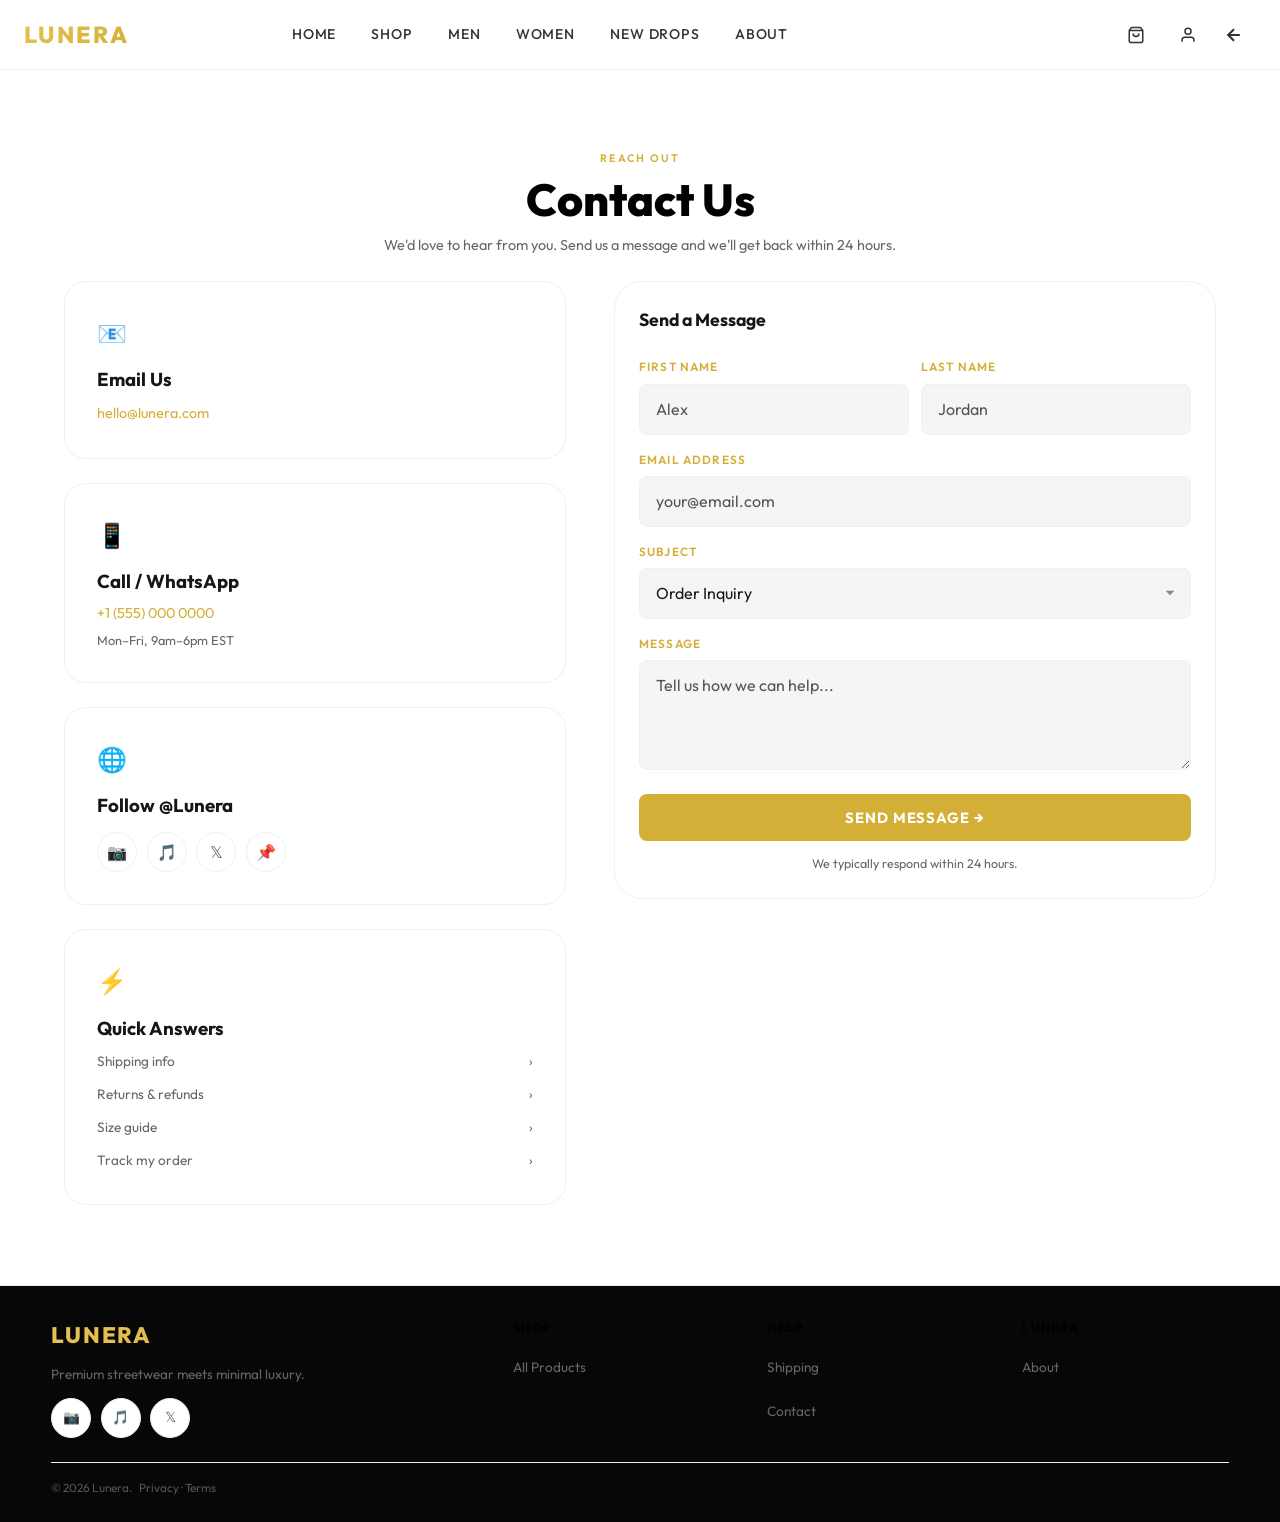
<file: contact.html>
<!DOCTYPE html>
<html lang="en">

<head>
    <meta charset="UTF-8" />
    <meta name="viewport" content="width=device-width, initial-scale=1.0" />
    <title>Contact — Lunera</title>
    <meta name="description" content="Get in touch with the Lunera team." />
    <link rel="stylesheet" href="style.css" />
</head>

<body>
    <nav class="nav">
        <a href="index.html" class="nav__logo">LUNERA</a>
        <div class="nav__links">
            <a href="index.html">Home</a><a href="shop.html">Shop</a><a href="shop.html?cat=men">Men</a><a
                href="shop.html?cat=women">Women</a><a href="shop.html?tag=new-drop">New Drops</a><a
                href="about.html">About</a>
        </div>
        <div class="nav__actions">
            <a href="cart.html" class="nav__icon" style="position:relative"><svg width="18" height="18"
                    viewBox="0 0 24 24" fill="none" stroke="currentColor" stroke-width="2">
                    <path d="M6 2 3 6v14a2 2 0 0 0 2 2h14a2 2 0 0 0 2-2V6l-3-4z" />
                    <line x1="3" y1="6" x2="21" y2="6" />
                    <path d="M16 10a4 4 0 0 1-8 0" />
                </svg><span class="nav__cart-count" style="display:none">0</span></a>
            <a href="login.html" class="nav__icon"><svg width="18" height="18" viewBox="0 0 24 24" fill="none"
                    stroke="currentColor" stroke-width="2">
                    <path d="M20 21v-2a4 4 0 0 0-4-4H8a4 4 0 0 0-4 4v2" />
                    <circle cx="12" cy="7" r="4" />
                </svg></a>
            <button class="nav__back-btn" onclick="goBackOrHome()" aria-label="Go Back">
    <svg viewBox="0 0 24 24" fill="none" stroke="currentColor" stroke-width="2.5"><path d="M19 12H5M12 19l-7-7 7-7"/></svg>
  </button>
        </div>
    </nav>
    <div class="nav__mobile" id="mobileNav">
        <a href="index.html">Home</a><a href="shop.html">Shop</a><a href="about.html">About</a><a href="cart.html"
            class="btn btn-primary btn-sm">View Cart</a>
    </div>

    <div class="page-content">
        <div class="section">
            <div class="section-header animate-fade-up">
                <div class="section-label">Reach Out</div>
                <h1 class="section-title">Contact Us</h1>
                <p class="section-subtitle">We'd love to hear from you. Send us a message and we'll get back within 24
                    hours.</p>
            </div>

            <div style="display:grid;grid-template-columns:1fr 1.2fr;gap:3rem;align-items:start"
                class="animate-fade-up">
                <!-- Info side -->
                <div style="display:flex;flex-direction:column;gap:1.5rem">
                    <div
                        style="background:var(--card-bg);border:1px solid var(--border);border-radius:var(--radius-lg);padding:2rem">
                        <div style="font-size:1.5rem;margin-bottom:.8rem">📧</div>
                        <h3 style="font-weight:700;margin-bottom:.3rem">Email Us</h3>
                        <a href="mailto:hello@lunera.com"
                            style="color:var(--gold);font-size:.9rem;transition:opacity .2s"
                            onmouseover="this.style.opacity='.7'"
                            onmouseout="this.style.opacity='1'">hello@lunera.com</a>
                    </div>
                    <div
                        style="background:var(--card-bg);border:1px solid var(--border);border-radius:var(--radius-lg);padding:2rem">
                        <div style="font-size:1.5rem;margin-bottom:.8rem">📱</div>
                        <h3 style="font-weight:700;margin-bottom:.3rem">Call / WhatsApp</h3>
                        <p style="color:var(--gold);font-size:.9rem">+1 (555) 000 0000</p>
                        <p style="color:var(--grey);font-size:.8rem;margin-top:.3rem">Mon–Fri, 9am–6pm EST</p>
                    </div>
                    <div
                        style="background:var(--card-bg);border:1px solid var(--border);border-radius:var(--radius-lg);padding:2rem">
                        <div style="font-size:1.5rem;margin-bottom:.8rem">🌐</div>
                        <h3 style="font-weight:700;margin-bottom:.7rem">Follow @Lunera</h3>
                        <div style="display:flex;gap:.6rem">
                            <a href="#" class="footer-social-link" style="width:40px;height:40px;font-size:1rem"
                                title="Instagram">📷</a>
                            <a href="#" class="footer-social-link" style="width:40px;height:40px;font-size:1rem"
                                title="TikTok">🎵</a>
                            <a href="#" class="footer-social-link" style="width:40px;height:40px;font-size:1rem"
                                title="Twitter">𝕏</a>
                            <a href="#" class="footer-social-link" style="width:40px;height:40px;font-size:1rem"
                                title="Pinterest">📌</a>
                        </div>
                    </div>
                    <div
                        style="background:var(--card-bg);border:1px solid var(--border);border-radius:var(--radius-lg);padding:2rem">
                        <div style="font-size:1.5rem;margin-bottom:.8rem">⚡</div>
                        <h3 style="font-weight:700;margin-bottom:.3rem">Quick Answers</h3>
                        <div style="display:flex;flex-direction:column;gap:.7rem;margin-top:.5rem">
                            <a href="#"
                                style="display:flex;align-items:center;justify-content:space-between;color:var(--grey);font-size:.85rem;transition:color .2s"
                                onmouseover="this.style.color='var(--gold)'"
                                onmouseout="this.style.color='var(--grey)'">Shipping info <span>›</span></a>
                            <a href="#"
                                style="display:flex;align-items:center;justify-content:space-between;color:var(--grey);font-size:.85rem;transition:color .2s"
                                onmouseover="this.style.color='var(--gold)'"
                                onmouseout="this.style.color='var(--grey)'">Returns & refunds <span>›</span></a>
                            <a href="#"
                                style="display:flex;align-items:center;justify-content:space-between;color:var(--grey);font-size:.85rem;transition:color .2s"
                                onmouseover="this.style.color='var(--gold)'"
                                onmouseout="this.style.color='var(--grey)'">Size guide <span>›</span></a>
                            <a href="#"
                                style="display:flex;align-items:center;justify-content:space-between;color:var(--grey);font-size:.85rem;transition:color .2s"
                                onmouseover="this.style.color='var(--gold)'"
                                onmouseout="this.style.color='var(--grey)'">Track my order <span>›</span></a>
                        </div>
                    </div>
                </div>

                <!-- Contact form -->
                <div class="form-card" style="max-width:100%">
                    <h3 style="font-size:1.1rem;font-weight:700;margin-bottom:1.5rem">Send a Message</h3>
                    <form onsubmit="handleContact(event)">
                        <div class="form-row">
                            <div class="form-group">
                                <label class="form-label">First Name</label>
                                <input type="text" class="form-input" placeholder="Alex" required />
                            </div>
                            <div class="form-group">
                                <label class="form-label">Last Name</label>
                                <input type="text" class="form-input" placeholder="Jordan" required />
                            </div>
                        </div>
                        <div class="form-group">
                            <label class="form-label">Email Address</label>
                            <input type="email" class="form-input" placeholder="your@email.com" required />
                        </div>
                        <div class="form-group">
                            <label class="form-label">Subject</label>
                            <select class="form-input form-select">
                                <option>Order Inquiry</option>
                                <option>Returns & Refunds</option>
                                <option>Product Question</option>
                                <option>Shipping Issue</option>
                                <option>Collaboration / Press</option>
                                <option>Other</option>
                            </select>
                        </div>
                        <div class="form-group">
                            <label class="form-label">Message</label>
                            <textarea class="form-input" placeholder="Tell us how we can help..." required></textarea>
                        </div>
                        <button type="submit" class="btn btn-primary btn-full btn-lg">Send Message →</button>
                        <p style="text-align:center;font-size:.78rem;color:var(--grey);margin-top:.8rem">We typically
                            respond within 24 hours.</p>
                    </form>
                </div>
            </div>
        </div>
    </div>

    <footer>
        <div class="footer-grid">
            <div class="footer-brand">
                <div class="footer-brand__logo">LUNERA</div>
                <p>Premium streetwear meets minimal luxury.</p>
                <div class="footer-socials"><a href="#" class="footer-social-link">📷</a><a href="#"
                        class="footer-social-link">🎵</a><a href="#" class="footer-social-link">𝕏</a></div>
            </div>
            <div class="footer-col">
                <h4>Shop</h4>
                <ul>
                    <li><a href="shop.html">All Products</a></li>
                </ul>
            </div>
            <div class="footer-col">
                <h4>Help</h4>
                <ul>
                    <li><a href="#">Shipping</a></li>
                    <li><a href="contact.html">Contact</a></li>
                </ul>
            </div>
            <div class="footer-col">
                <h4>Lunera</h4>
                <ul>
                    <li><a href="about.html">About</a></li>
                </ul>
            </div>
        </div>
        <div class="footer-bottom"><span>© 2026 Lunera.</span><span>Privacy · Terms</span></div>
    </footer>

    
<nav class="bottom-nav">
  <a href="index.html" class="bottom-nav__item"><svg viewBox="0 0 24 24" fill="none" stroke-width="2"><path d="M3 9l9-7 9 7v11a2 2 0 0 1-2 2H5a2 2 0 0 1-2-2z"/><polyline points="9 22 9 12 15 12 15 22"/></svg>Home</a>
  <a href="shop.html" class="bottom-nav__item"><svg viewBox="0 0 24 24" fill="none" stroke-width="2"><circle cx="11" cy="11" r="8"/><path d="m21 21-4.35-4.35"/></svg>Shop</a>
  <a href="cart.html" class="bottom-nav__item" style="position:relative"><svg viewBox="0 0 24 24" fill="none" stroke-width="2"><path d="M6 2 3 6v14a2 2 0 0 0 2 2h14a2 2 0 0 0 2-2V6l-3-4z"/><line x1="3" y1="6" x2="21" y2="6"/><path d="M16 10a4 4 0 0 1-8 0"/></svg><span class="bottom-nav__badge" style="display:none">0</span>Cart</a>
  <a href="login.html" class="bottom-nav__item"><svg viewBox="0 0 24 24" fill="none" stroke-width="2"><path d="M20 21v-2a4 4 0 0 0-4-4H8a4 4 0 0 0-4 4v2"/><circle cx="12" cy="7" r="4"/></svg>Profile</a>
</nav>

<script src="app.js"></script>
    <script>
        function handleContact(e) {
            e.preventDefault();
            showToast('Message sent! We\'ll get back to you soon ✉️', '✓');
            e.target.reset();
        }
    </script>
</body>

</html>
</file>
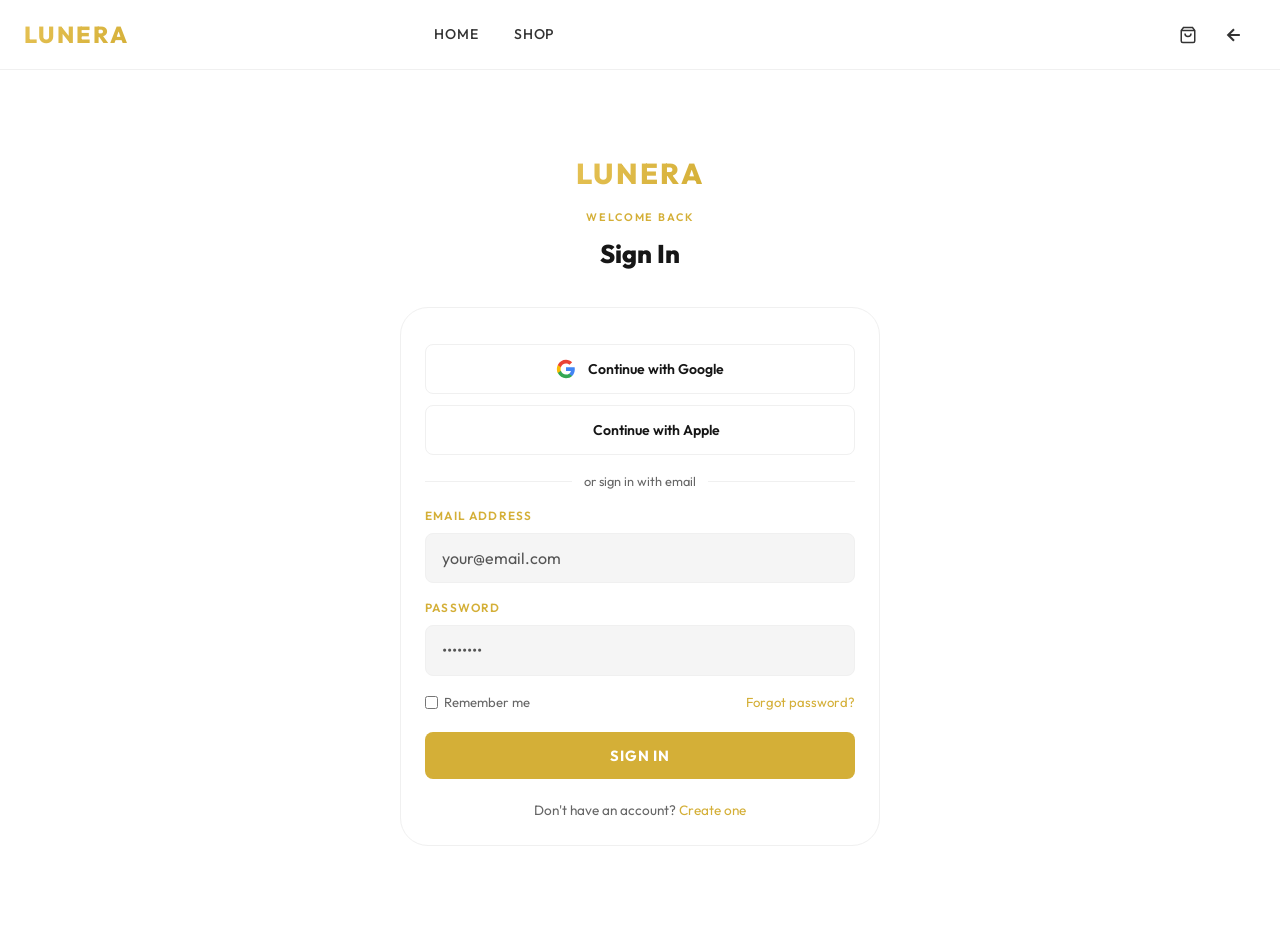
<file: login.html>
<!DOCTYPE html>
<html lang="en">

<head>
    <meta charset="UTF-8" />
    <meta name="viewport" content="width=device-width, initial-scale=1.0" />
    <title>Sign In — Lunera</title>
    <link rel="stylesheet" href="style.css" />
</head>

<body>
    <nav class="nav">
        <a href="index.html" class="nav__logo">LUNERA</a>
        <div class="nav__links"><a href="index.html">Home</a><a href="shop.html">Shop</a></div>
        <div class="nav__actions">
            <a href="cart.html" class="nav__icon" style="position:relative"><svg width="18" height="18"
                    viewBox="0 0 24 24" fill="none" stroke="currentColor" stroke-width="2">
                    <path d="M6 2 3 6v14a2 2 0 0 0 2 2h14a2 2 0 0 0 2-2V6l-3-4z" />
                    <line x1="3" y1="6" x2="21" y2="6" />
                    <path d="M16 10a4 4 0 0 1-8 0" />
                </svg><span class="nav__cart-count" style="display:none">0</span></a>
            <button class="nav__back-btn" onclick="goBackOrHome()" aria-label="Go Back">
    <svg viewBox="0 0 24 24" fill="none" stroke="currentColor" stroke-width="2.5"><path d="M19 12H5M12 19l-7-7 7-7"/></svg>
  </button>
        </div>
    </nav>
    <div class="nav__mobile" id="mobileNav"><a href="index.html">Home</a><a href="shop.html">Shop</a></div>

    <div class="page-content">
        <div class="section" style="min-height:85vh;display:flex;align-items:center;justify-content:center">
            <div style="width:100%;max-width:480px">
                <div style="text-align:center;margin-bottom:2rem">
                    <a href="index.html"
                        style="font-size:1.8rem;font-weight:800;letter-spacing:.08em;background:linear-gradient(135deg,var(--gold-light),var(--gold));-webkit-background-clip:text;-webkit-text-fill-color:transparent;background-clip:text">LUNERA</a>
                    <div class="section-label" style="margin-top:.8rem">Welcome Back</div>
                    <h1 style="font-size:1.6rem;font-weight:800;margin-top:.3rem">Sign In</h1>
                </div>

                <div class="form-card" style="max-width:100%">
                    <!-- Social login -->
                    <div class="social-login">
                        <button class="social-btn" onclick="socialLogin('Google')">
                            <svg width="20" height="20" viewBox="0 0 24 24">
                                <path fill="#4285F4"
                                    d="M22.56 12.25c0-.78-.07-1.53-.2-2.25H12v4.26h5.92c-.26 1.37-1.04 2.53-2.21 3.31v2.77h3.57c2.08-1.92 3.28-4.74 3.28-8.09z" />
                                <path fill="#34A853"
                                    d="M12 23c2.97 0 5.46-.98 7.28-2.66l-3.57-2.77c-.98.66-2.23 1.06-3.71 1.06-2.86 0-5.29-1.93-6.16-4.53H2.18v2.84C3.99 20.53 7.7 23 12 23z" />
                                <path fill="#FBBC05"
                                    d="M5.84 14.09c-.22-.66-.35-1.36-.35-2.09s.13-1.43.35-2.09V7.07H2.18C1.43 8.55 1 10.22 1 12s.43 3.45 1.18 4.93l2.85-2.22.81-.62z" />
                                <path fill="#EA4335"
                                    d="M12 5.38c1.62 0 3.06.56 4.21 1.64l3.15-3.15C17.45 2.09 14.97 1 12 1 7.7 1 3.99 3.47 2.18 7.07l3.66 2.84c.87-2.6 3.3-4.53 6.16-4.53z" />
                            </svg>
                            Continue with Google
                        </button>
                        <button class="social-btn" onclick="socialLogin('Apple')">
                            <svg width="20" height="20" viewBox="0 0 24 24" fill="white">
                                <path
                                    d="M18.71 19.5c-.83 1.24-1.71 2.45-3.05 2.47-1.34.03-1.77-.79-3.29-.79-1.53 0-2 .77-3.27.82-1.31.05-2.3-1.32-3.14-2.53C4.25 17 2.94 12.45 4.7 9.39c.87-1.52 2.43-2.48 4.12-2.51 1.28-.02 2.5.87 3.29.87.78 0 2.26-1.07 3.8-.91.65.03 2.47.26 3.64 1.98-.09.06-2.17 1.28-2.15 3.81.03 3.02 2.65 4.03 2.68 4.04-.03.07-.42 1.44-1.38 2.83M13 3.5c.73-.83 1.94-1.46 2.94-1.5.13 1.17-.34 2.35-1.04 3.19-.69.85-1.83 1.51-2.95 1.42-.15-1.15.41-2.35 1.05-3.11z" />
                            </svg>
                            Continue with Apple
                        </button>
                    </div>

                    <div class="divider">or sign in with email</div>

                    <form onsubmit="handleLogin(event)">
                        <div class="form-group">
                            <label class="form-label">Email Address</label>
                            <input type="email" class="form-input" placeholder="your@email.com" required />
                        </div>
                        <div class="form-group">
                            <label class="form-label">Password</label>
                            <input type="password" class="form-input" placeholder="••••••••" required />
                        </div>
                        <div
                            style="display:flex;justify-content:space-between;align-items:center;margin-bottom:1.2rem;font-size:.82rem">
                            <label style="display:flex;align-items:center;gap:.4rem;cursor:pointer;color:var(--grey)">
                                <input type="checkbox" style="accent-color:var(--gold)" /> Remember me
                            </label>
                            <a href="#" style="color:var(--gold);transition:opacity .2s"
                                onmouseover="this.style.opacity='.7'" onmouseout="this.style.opacity='1'">Forgot
                                password?</a>
                        </div>
                        <button type="submit" class="btn btn-primary btn-full btn-lg">Sign In</button>
                    </form>

                    <p style="text-align:center;margin-top:1.3rem;font-size:.85rem;color:var(--grey)">
                        Don't have an account? <a href="signup.html" style="color:var(--gold)">Create one</a>
                    </p>
                </div>
            </div>
        </div>
    </div>

    
<nav class="bottom-nav">
  <a href="index.html" class="bottom-nav__item"><svg viewBox="0 0 24 24" fill="none" stroke-width="2"><path d="M3 9l9-7 9 7v11a2 2 0 0 1-2 2H5a2 2 0 0 1-2-2z"/><polyline points="9 22 9 12 15 12 15 22"/></svg>Home</a>
  <a href="shop.html" class="bottom-nav__item"><svg viewBox="0 0 24 24" fill="none" stroke-width="2"><circle cx="11" cy="11" r="8"/><path d="m21 21-4.35-4.35"/></svg>Shop</a>
  <a href="cart.html" class="bottom-nav__item" style="position:relative"><svg viewBox="0 0 24 24" fill="none" stroke-width="2"><path d="M6 2 3 6v14a2 2 0 0 0 2 2h14a2 2 0 0 0 2-2V6l-3-4z"/><line x1="3" y1="6" x2="21" y2="6"/><path d="M16 10a4 4 0 0 1-8 0"/></svg><span class="bottom-nav__badge" style="display:none">0</span>Cart</a>
  <a href="login.html" class="bottom-nav__item"><svg viewBox="0 0 24 24" fill="none" stroke-width="2"><path d="M20 21v-2a4 4 0 0 0-4-4H8a4 4 0 0 0-4 4v2"/><circle cx="12" cy="7" r="4"/></svg>Profile</a>
</nav>

<script src="app.js"></script>
    <script>
        function handleLogin(e) {
            e.preventDefault();
            showToast('Signed in successfully! (Demo Mode)', '✓');
            setTimeout(() => window.location.href = 'index.html', 1200);
        }
        function socialLogin(provider) {
            showToast(`${provider} login (Demo Mode)`, '✓');
            setTimeout(() => window.location.href = 'index.html', 1200);
        }
    </script>
</body>

</html>
</file>
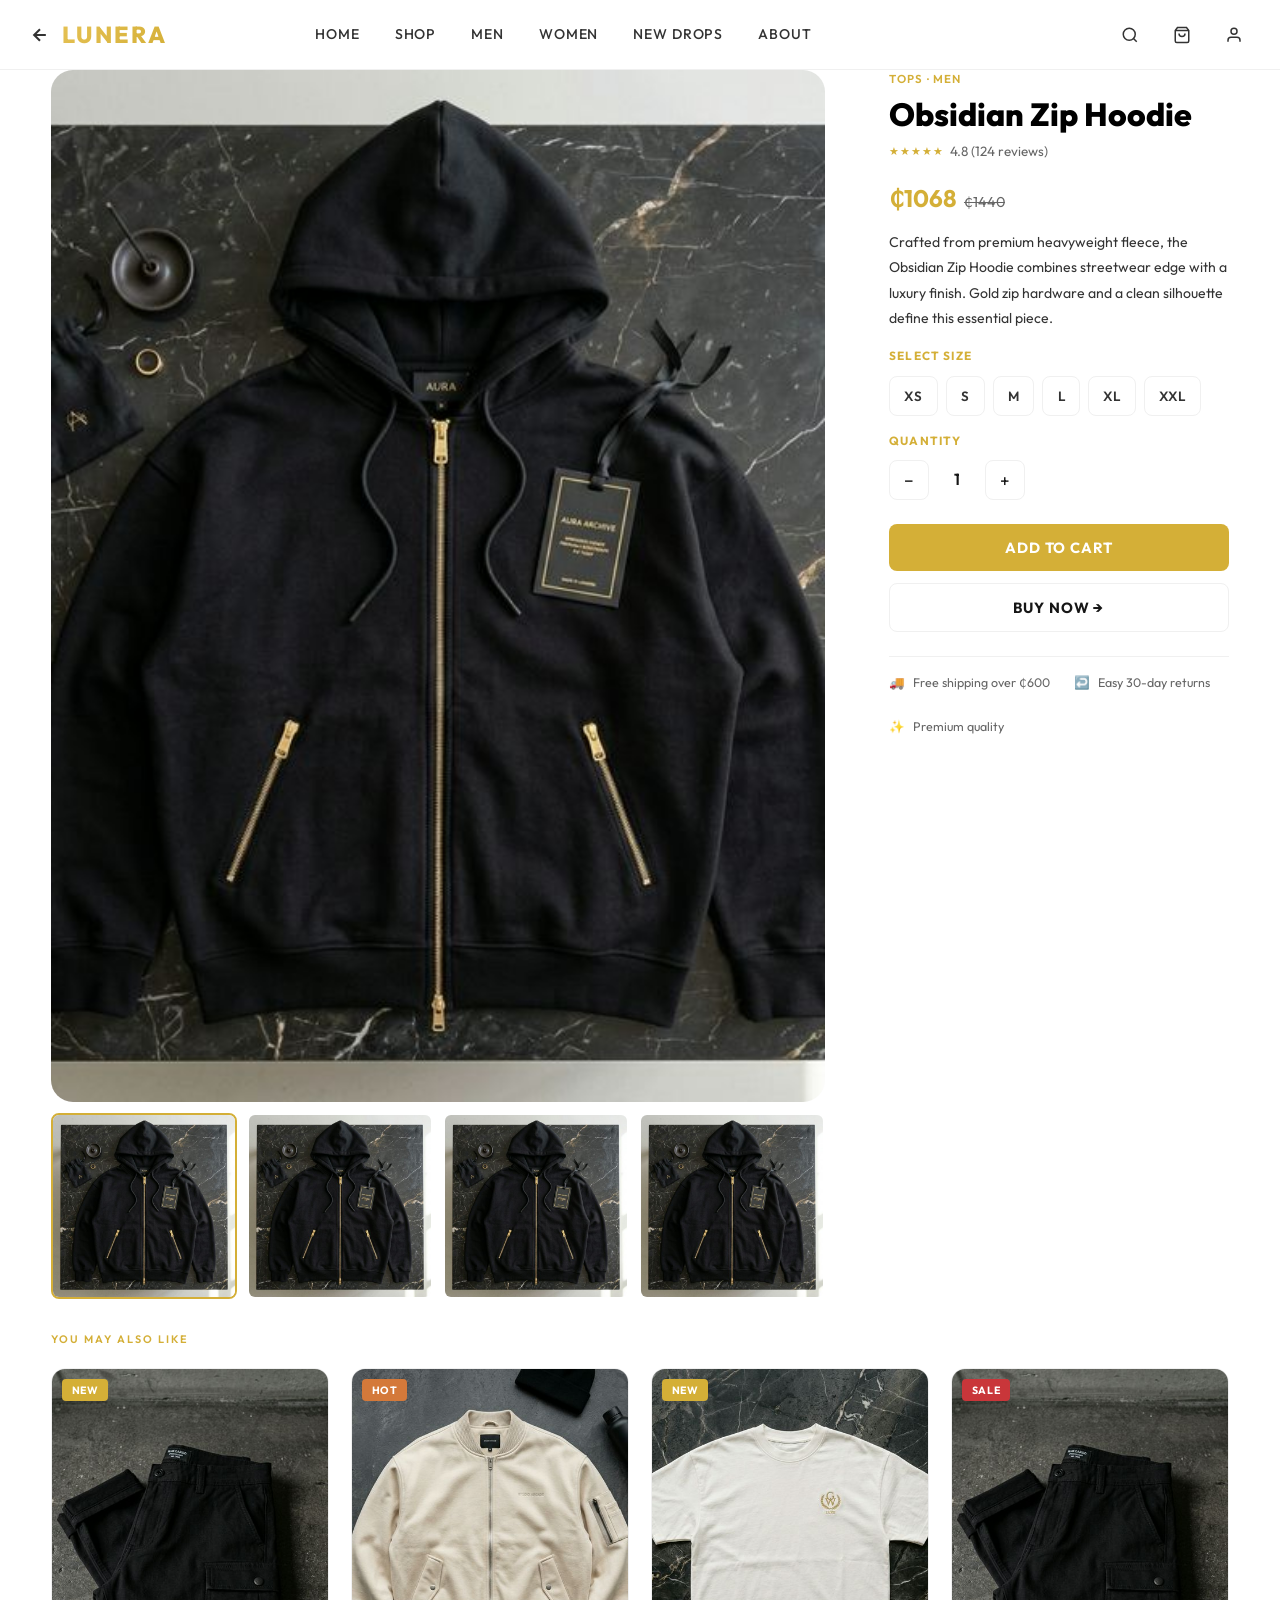
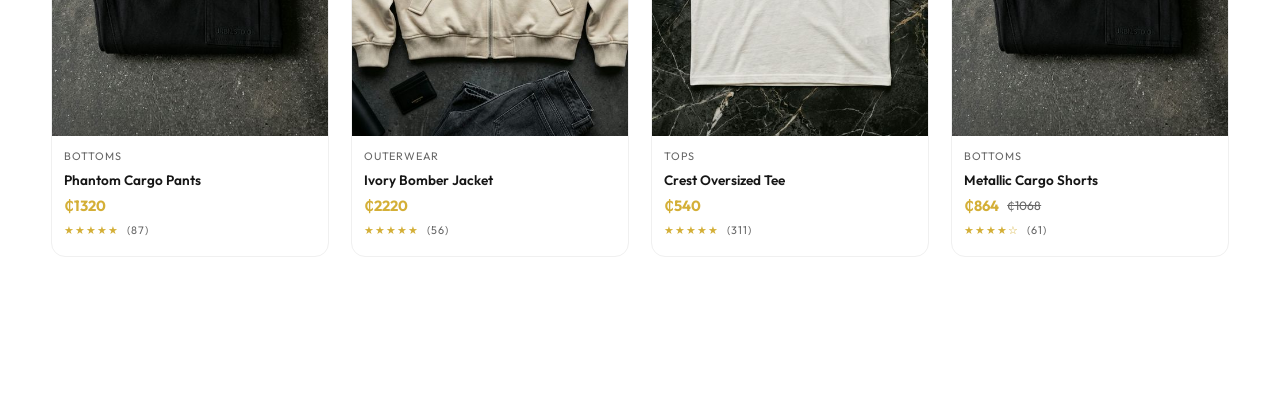
<file: product.html>
<!DOCTYPE html>
<html lang="en">

<head>
    <meta charset="UTF-8" />
    <meta name="viewport" content="width=device-width, initial-scale=1.0, viewport-fit=cover" />
    <title>Product — Lunera</title>
    <link rel="stylesheet" href="style.css" />
</head>

<body>

    <nav class="nav">
        <button class="nav__back-btn" onclick="goBackOrHome()" aria-label="Go Back">
            <svg viewBox="0 0 24 24" fill="none" stroke="currentColor" stroke-width="2.5">
                <path d="M19 12H5M12 19l-7-7 7-7" />
            </svg>
        </button>
        <a href="index.html" class="nav__logo">LUNERA</a>
        <div class="nav__links">
            <a href="index.html">Home</a><a href="shop.html">Shop</a><a href="shop.html?cat=men">Men</a><a
                href="shop.html?cat=women">Women</a><a href="shop.html?tag=new-drop">New Drops</a><a
                href="about.html">About</a>
        </div>
        <div class="nav__actions">
            <a href="shop.html" class="nav__icon nav__search-icon"><svg width="18" height="18" viewBox="0 0 24 24"
                    fill="none" stroke="currentColor" stroke-width="2">
                    <circle cx="11" cy="11" r="8" />
                    <path d="m21 21-4.35-4.35" />
                </svg></a>
            <a href="cart.html" class="nav__icon" style="position:relative"><svg width="18" height="18"
                    viewBox="0 0 24 24" fill="none" stroke="currentColor" stroke-width="2">
                    <path d="M6 2 3 6v14a2 2 0 0 0 2 2h14a2 2 0 0 0 2-2V6l-3-4z" />
                    <line x1="3" y1="6" x2="21" y2="6" />
                    <path d="M16 10a4 4 0 0 1-8 0" />
                </svg><span class="nav__cart-count" style="display:none">0</span></a>
            <a href="login.html" class="nav__icon"><svg width="18" height="18" viewBox="0 0 24 24" fill="none"
                    stroke="currentColor" stroke-width="2">
                    <path d="M20 21v-2a4 4 0 0 0-4-4H8a4 4 0 0 0-4 4v2" />
                    <circle cx="12" cy="7" r="4" />
                </svg></a>
        </div>
    </nav>
    <div class="nav__mobile" id="mobileNav">
        <a href="index.html">Home</a><a href="shop.html">Shop</a><a href="shop.html?cat=men">Men</a><a
            href="shop.html?cat=women">Women</a><a href="about.html">About</a><a href="contact.html">Contact</a>
    </div>

    <div class="page-content" id="pageContent">

        <!-- MOBILE SWIPEABLE GALLERY (mobile only) -->
        <div class="product-gallery__slider" id="gallerySlider"></div>
        <div class="gallery-dots" id="galleryDots"></div>

        <div class="product-detail" style="padding:0 4%">

            <!-- DESKTOP GALLERY (tablet+) -->
            <div>
                <div class="product-gallery__main" id="mainImage">
                    <img id="mainImg" src="" alt="Product" />
                </div>
                <div class="product-gallery__thumbs" id="thumbs"></div>
            </div>

            <!-- PRODUCT INFO -->
            <div class="product-info" id="productInfo">
                <div class="product-info__category" id="pCategory"></div>
                <h1 id="pName"></h1>
                <div class="product-info__rating">
                    <span class="stars" id="pStars"></span>
                    <span id="pReviews"></span>
                </div>
                <div class="product-info__price" id="pPrice"></div>
                <p class="product-info__desc" id="pDesc"></p>

                <div class="product-info__label">Select Size</div>
                <div class="size-select-grid" id="sizeGrid"></div>

                <div class="product-info__label">Quantity</div>
                <div class="qty-picker">
                    <button class="qty-btn" id="qtyMinus">−</button>
                    <span class="qty-value" id="qtyVal">1</span>
                    <button class="qty-btn" id="qtyPlus">+</button>
                </div>

                <div class="product-actions">
                    <button class="btn btn-primary btn-lg btn-full" id="addToCartBtn">Add to Cart</button>
                    <button class="btn btn-dark btn-lg btn-full" id="buyNowBtn">Buy Now →</button>
                </div>

                <div style="display:flex;gap:1.5rem;padding-top:1rem;border-top:1px solid var(--border);flex-wrap:wrap">
                    <div style="display:flex;align-items:center;gap:.5rem;font-size:.78rem;color:var(--grey)">
                        <span>🚚</span> Free shipping over ₵600
                    </div>
                    <div style="display:flex;align-items:center;gap:.5rem;font-size:.78rem;color:var(--grey)">
                        <span>↩️</span> Easy 30-day returns
                    </div>
                    <div style="display:flex;align-items:center;gap:.5rem;font-size:.78rem;color:var(--grey)">
                        <span>✨</span> Premium quality
                    </div>
                </div>
            </div>
        </div>

        <!-- RELATED PRODUCTS -->
        <div style="padding:2rem 4%;padding-bottom:calc(var(--bottom-nav-h) + 80px + 1rem)">
            <div class="section-header" style="text-align:left;margin-bottom:1.2rem">
                <div class="section-label">You May Also Like</div>
            </div>
            <div class="products-grid" id="relatedGrid"></div>
        </div>
    </div>

    <!-- STICKY ADD TO CART BAR (mobile only) -->
    <div class="sticky-atc" id="stickyAtc" style="display:none">
        <div class="sticky-atc__info">
            <div class="sticky-atc__name" id="stickyName"></div>
            <div class="sticky-atc__price" id="stickyPrice"></div>
        </div>
        <button class="btn btn-primary sticky-atc__btn" onclick="stickyAdd()">Add to Cart</button>
    </div>

    <nav class="bottom-nav">
        <a href="index.html" class="bottom-nav__item"><svg viewBox="0 0 24 24" fill="none" stroke-width="2">
                <path d="M3 9l9-7 9 7v11a2 2 0 0 1-2 2H5a2 2 0 0 1-2-2z" />
                <polyline points="9 22 9 12 15 12 15 22" />
            </svg>Home</a>
        <a href="shop.html" class="bottom-nav__item"><svg viewBox="0 0 24 24" fill="none" stroke-width="2">
                <circle cx="11" cy="11" r="8" />
                <path d="m21 21-4.35-4.35" />
            </svg>Shop</a>
        <a href="cart.html" class="bottom-nav__item" style="position:relative"><svg viewBox="0 0 24 24" fill="none"
                stroke-width="2">
                <path d="M6 2 3 6v14a2 2 0 0 0 2 2h14a2 2 0 0 0 2-2V6l-3-4z" />
                <line x1="3" y1="6" x2="21" y2="6" />
                <path d="M16 10a4 4 0 0 1-8 0" />
            </svg><span class="bottom-nav__badge" style="display:none">0</span>Cart</a>
        <a href="login.html" class="bottom-nav__item"><svg viewBox="0 0 24 24" fill="none" stroke-width="2">
                <path d="M20 21v-2a4 4 0 0 0-4-4H8a4 4 0 0 0-4 4v2" />
                <circle cx="12" cy="7" r="4" />
            </svg>Profile</a>
    </nav>

    <script src="app.js"></script>
    <script>
        // Load product
        const params = new URLSearchParams(window.location.search);
        const pid = parseInt(params.get('id') || '1');
        const product = PRODUCTS.find(p => p.id === pid) || PRODUCTS[0];

        let selectedSize = null;
        let qty = 1;

        // Populate info
        document.getElementById('pCategory').textContent = product.category.toUpperCase() + ' · ' + product.gender.toUpperCase();
        document.getElementById('pName').textContent = product.name;
        document.getElementById('pStars').textContent = '★'.repeat(Math.round(product.rating)) + '☆'.repeat(5 - Math.round(product.rating));
        document.getElementById('pReviews').textContent = `${product.rating} (${product.reviews} reviews)`;
        document.getElementById('pPrice').innerHTML = `₵${product.price}${product.originalPrice ? `<del>₵${product.originalPrice}</del>` : ''}`;
        document.getElementById('pDesc').textContent = product.description;
        document.getElementById('stickyName').textContent = product.name;
        document.getElementById('stickyPrice').textContent = `₵${product.price}`;
        document.title = `${product.name} — Lunera`;

        // Size buttons
        const sizeGrid = document.getElementById('sizeGrid');
        product.sizes.forEach(size => {
            const btn = document.createElement('button');
            btn.className = 'size-select-btn';
            btn.textContent = size;
            btn.addEventListener('click', () => {
                sizeGrid.querySelectorAll('.size-select-btn').forEach(b => b.classList.remove('selected'));
                btn.classList.add('selected');
                selectedSize = size;
            });
            sizeGrid.appendChild(btn);
        });

        // Qty
        document.getElementById('qtyMinus').addEventListener('click', () => {
            qty = Math.max(1, qty - 1);
            document.getElementById('qtyVal').textContent = qty;
        });
        document.getElementById('qtyPlus').addEventListener('click', () => {
            qty = Math.min(10, qty + 1);
            document.getElementById('qtyVal').textContent = qty;
        });

        function handleAddToCart() {
            if (!selectedSize) { showToast('Please select a size first', '✕'); return; }
            addToCart(product.id, selectedSize, qty);
        }
        function stickyAdd() { handleAddToCart(); }
        document.getElementById('addToCartBtn').addEventListener('click', handleAddToCart);
        document.getElementById('buyNowBtn').addEventListener('click', () => {
            handleAddToCart();
            if (selectedSize) setTimeout(() => window.location.href = 'checkout.html', 600);
        });

        // Mobile: swipeable gallery
        const slider = document.getElementById('gallerySlider');
        const dots = document.getElementById('galleryDots');
        const images = product.images && product.images.length ? product.images : [product.image];
        images.forEach((img, i) => {
            const slide = document.createElement('div');
            slide.className = 'product-gallery__slide';
            slide.innerHTML = `<img src="${img}" alt="${product.name}" loading="${i === 0 ? 'eager' : 'lazy'}" />`;
            slider.appendChild(slide);

            const dot = document.createElement('span');
            dot.className = 'gallery-dot' + (i === 0 ? ' active' : '');
            dots.appendChild(dot);
        });
        // Update dots on scroll
        slider.addEventListener('scroll', () => {
            const idx = Math.round(slider.scrollLeft / slider.offsetWidth);
            dots.querySelectorAll('.gallery-dot').forEach((d, i) => d.classList.toggle('active', i === idx));
        });

        // Desktop: thumbnail gallery
        const mainImg = document.getElementById('mainImg');
        mainImg.src = product.image;
        const thumbsEl = document.getElementById('thumbs');
        images.forEach((img, i) => {
            const t = document.createElement('div');
            t.className = 'product-gallery__thumb' + (i === 0 ? ' active' : '');
            t.innerHTML = `<img src="${img}" alt="" loading="lazy" />`;
            t.addEventListener('click', () => {
                mainImg.src = img;
                thumbsEl.querySelectorAll('.product-gallery__thumb').forEach(th => th.classList.remove('active'));
                t.classList.add('active');
            });
            thumbsEl.appendChild(t);
        });

        // Sticky ATC: show after scrolling past main image
        const stickyBar = document.getElementById('stickyAtc');
        window.addEventListener('scroll', () => {
            stickyBar.style.display = window.scrollY > 300 ? 'flex' : 'none';
        });

        // Related products
        const related = PRODUCTS.filter(p => p.id !== product.id && (p.gender === product.gender || p.category === product.category)).slice(0, 4);
        document.getElementById('relatedGrid').innerHTML = related.map(p => productCardHTML(p)).join('');
    </script>
</body>

</html>
</file>
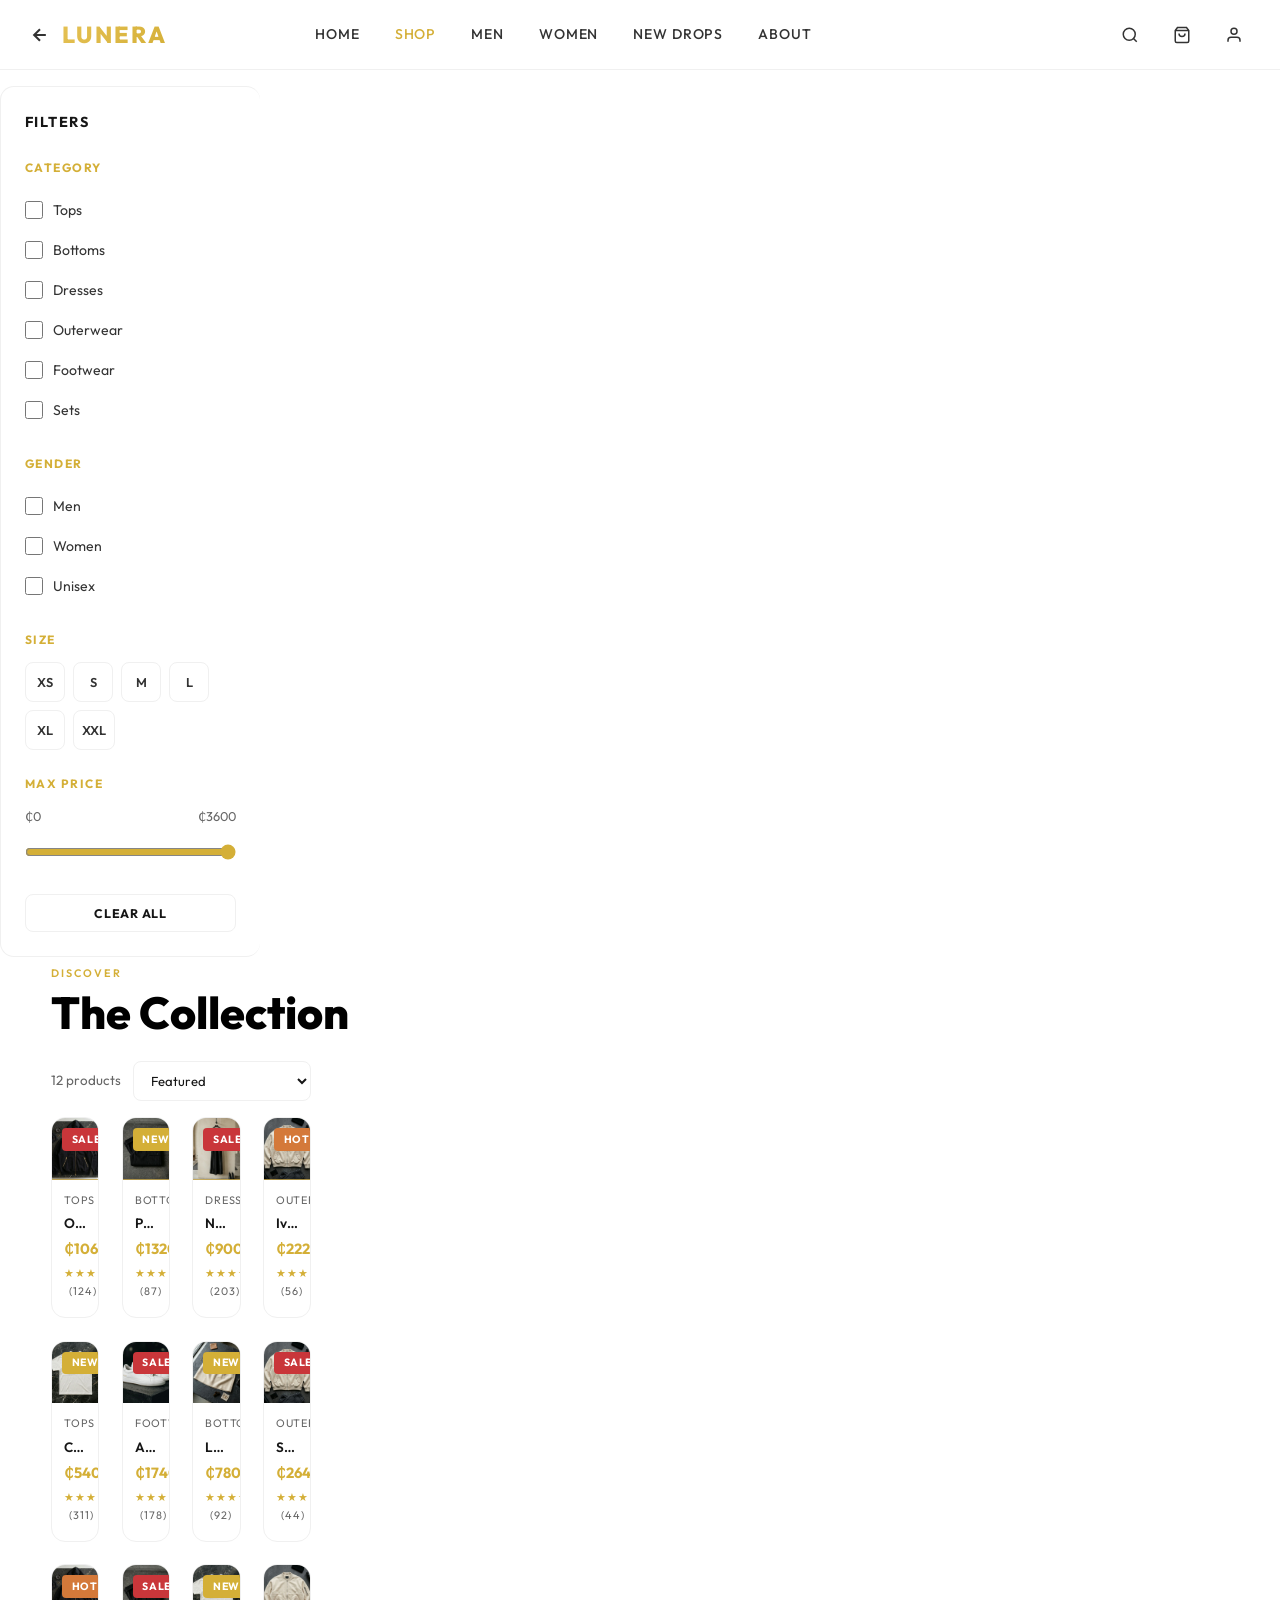
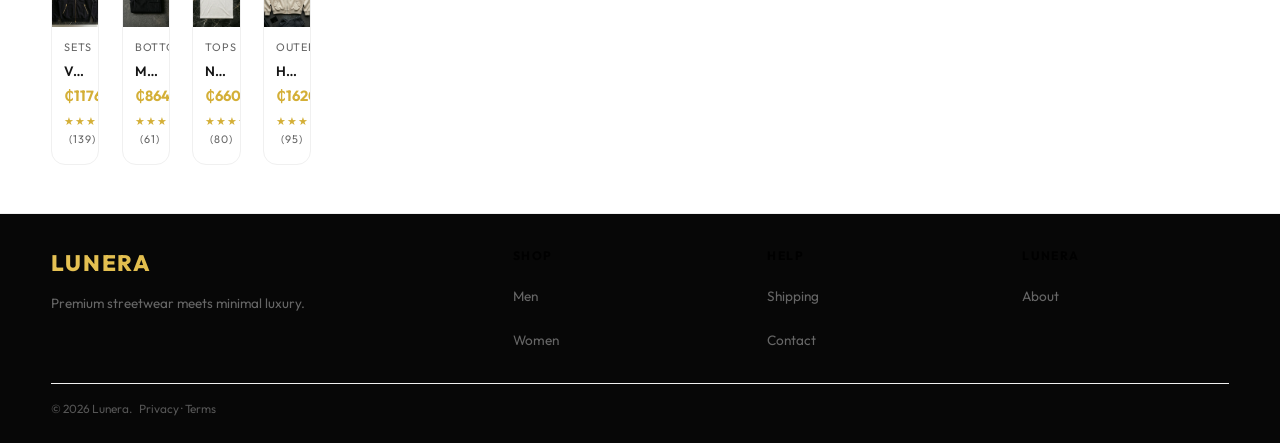
<file: shop.html>
<!DOCTYPE html>
<html lang="en">

<head>
    <meta charset="UTF-8" />
    <meta name="viewport" content="width=device-width, initial-scale=1.0, viewport-fit=cover" />
    <title>Shop — Lunera</title>
    <meta name="description" content="Browse the full Lunera collection." />
    <link rel="stylesheet" href="style.css" />
</head>

<body>

    <nav class="nav">
        <button class="nav__back-btn" onclick="goBackOrHome()" aria-label="Go Back">
    <svg viewBox="0 0 24 24" fill="none" stroke="currentColor" stroke-width="2.5"><path d="M19 12H5M12 19l-7-7 7-7"/></svg>
  </button>
        <a href="index.html" class="nav__logo">LUNERA</a>
        <div class="nav__links">
            <a href="index.html">Home</a><a href="shop.html">Shop</a><a href="shop.html?cat=men">Men</a><a
                href="shop.html?cat=women">Women</a><a href="shop.html?tag=new-drop">New Drops</a><a
                href="about.html">About</a>
        </div>
        <div class="nav__actions">
            <a href="shop.html" class="nav__icon nav__search-icon"><svg width="18" height="18" viewBox="0 0 24 24"
                    fill="none" stroke="currentColor" stroke-width="2">
                    <circle cx="11" cy="11" r="8" />
                    <path d="m21 21-4.35-4.35" />
                </svg></a>
            <a href="cart.html" class="nav__icon" style="position:relative"><svg width="18" height="18"
                    viewBox="0 0 24 24" fill="none" stroke="currentColor" stroke-width="2">
                    <path d="M6 2 3 6v14a2 2 0 0 0 2 2h14a2 2 0 0 0 2-2V6l-3-4z" />
                    <line x1="3" y1="6" x2="21" y2="6" />
                    <path d="M16 10a4 4 0 0 1-8 0" />
                </svg><span class="nav__cart-count" style="display:none">0</span></a>
            <a href="login.html" class="nav__icon"><svg width="18" height="18" viewBox="0 0 24 24" fill="none"
                    stroke="currentColor" stroke-width="2">
                    <path d="M20 21v-2a4 4 0 0 0-4-4H8a4 4 0 0 0-4 4v2" />
                    <circle cx="12" cy="7" r="4" />
                </svg></a>
        </div>
    </nav>
    <div class="nav__mobile" id="mobileNav">
        <a href="index.html">Home</a><a href="shop.html">Shop</a><a href="shop.html?cat=men">Men</a><a
            href="shop.html?cat=women">Women</a><a href="shop.html?tag=new-drop">New Drops</a><a
            href="about.html">About</a><a href="contact.html">Contact</a>
    </div>

    <!-- FILTER BACKDROP -->
    <div class="filter-backdrop" id="filterBackdrop" onclick="closeFilters()"></div>

    <!-- FILTER DRAWER (off-canvas on mobile, sticky sidebar on tablet+) -->
    <aside class="filter-drawer" id="filterDrawer">
        <div class="filter-drawer-header">
            <h3>Filters</h3>
            <button class="filter-close-btn" onclick="closeFilters()">✕</button>
        </div>

        <div class="filter-group">
            <div class="filter-group__title">Category</div>
            <label class="filter-option"><input type="checkbox" value="tops" onchange="applyFilters()" /> Tops</label>
            <label class="filter-option"><input type="checkbox" value="bottoms" onchange="applyFilters()" />
                Bottoms</label>
            <label class="filter-option"><input type="checkbox" value="dresses" onchange="applyFilters()" />
                Dresses</label>
            <label class="filter-option"><input type="checkbox" value="outerwear" onchange="applyFilters()" />
                Outerwear</label>
            <label class="filter-option"><input type="checkbox" value="footwear" onchange="applyFilters()" />
                Footwear</label>
            <label class="filter-option"><input type="checkbox" value="sets" onchange="applyFilters()" /> Sets</label>
        </div>

        <div class="filter-group">
            <div class="filter-group__title">Gender</div>
            <label class="filter-option"><input type="checkbox" value="men" onchange="applyFilters()" /> Men</label>
            <label class="filter-option"><input type="checkbox" value="women" onchange="applyFilters()" /> Women</label>
            <label class="filter-option"><input type="checkbox" value="unisex" onchange="applyFilters()" />
                Unisex</label>
        </div>

        <div class="filter-group">
            <div class="filter-group__title">Size</div>
            <div class="size-grid">
                <button class="size-btn" onclick="toggleSize(this)">XS</button>
                <button class="size-btn" onclick="toggleSize(this)">S</button>
                <button class="size-btn" onclick="toggleSize(this)">M</button>
                <button class="size-btn" onclick="toggleSize(this)">L</button>
                <button class="size-btn" onclick="toggleSize(this)">XL</button>
                <button class="size-btn" onclick="toggleSize(this)">XXL</button>
            </div>
        </div>

        <div class="filter-group">
            <div class="filter-group__title">Max Price</div>
            <div
                style="display:flex;justify-content:space-between;font-size:.8rem;color:var(--grey);margin-bottom:.5rem">
                <span>₵0</span><span id="priceLabel">₵3600</span>
            </div>
            <input type="range" class="price-slider" min="0" max="3600" value="3600" id="priceSlider"
                oninput="document.getElementById('priceLabel').textContent='$'+this.value;applyFilters()" />
        </div>

        <button class="btn btn-dark btn-sm btn-full" onclick="clearFilters()">Clear All</button>
    </aside>

    <div class="page-content">
        <div style="padding:1.5rem 4% 0">
            <div class="section-label" style="margin-bottom:.3rem">Discover</div>
            <h1 class="section-title" style="text-align:left;margin-bottom:1.5rem">The Collection</h1>

            <div class="shop-layout" id="shopLayout">
                <!-- Products column -->
                <div>
                    <div class="shop-toolbar">
                        <span class="shop-toolbar__count" id="productCount">Loading...</span>
                        <button class="filter-trigger-btn" onclick="openFilters()">
                            <svg width="15" height="15" viewBox="0 0 24 24" fill="none" stroke="currentColor"
                                stroke-width="2">
                                <line x1="4" y1="6" x2="20" y2="6" />
                                <line x1="8" y1="12" x2="16" y2="12" />
                                <line x1="11" y1="18" x2="13" y2="18" />
                            </svg>
                            Filters
                        </button>
                        <select class="sort-select" id="sortSelect" onchange="applyFilters()">
                            <option value="default">Featured</option>
                            <option value="newest">Newest</option>
                            <option value="price-asc">Price ↑</option>
                            <option value="price-desc">Price ↓</option>
                            <option value="rating">Top Rated</option>
                        </select>
                    </div>
                    <div class="products-grid" id="productsGrid"></div>
                </div>
            </div>
        </div>
    </div>

    <footer style="margin-top:3rem">
        <div class="footer-grid">
            <div class="footer-brand">
                <div class="footer-brand__logo">LUNERA</div>
                <p>Premium streetwear meets minimal luxury.</p>
            </div>
            <div class="footer-col">
                <h4>Shop</h4>
                <ul>
                    <li><a href="shop.html?cat=men">Men</a></li>
                    <li><a href="shop.html?cat=women">Women</a></li>
                </ul>
            </div>
            <div class="footer-col">
                <h4>Help</h4>
                <ul>
                    <li><a href="#">Shipping</a></li>
                    <li><a href="contact.html">Contact</a></li>
                </ul>
            </div>
            <div class="footer-col">
                <h4>Lunera</h4>
                <ul>
                    <li><a href="about.html">About</a></li>
                </ul>
            </div>
        </div>
        <div class="footer-bottom"><span>© 2026 Lunera.</span><span>Privacy · Terms</span></div>
    </footer>

    <nav class="bottom-nav" aria-label="Main navigation">
        <a href="index.html" class="bottom-nav__item"><svg viewBox="0 0 24 24" fill="none" stroke-width="2">
                <path d="M3 9l9-7 9 7v11a2 2 0 0 1-2 2H5a2 2 0 0 1-2-2z" />
                <polyline points="9 22 9 12 15 12 15 22" />
            </svg>Home</a>
        <a href="shop.html" class="bottom-nav__item"><svg viewBox="0 0 24 24" fill="none" stroke-width="2">
                <circle cx="11" cy="11" r="8" />
                <path d="m21 21-4.35-4.35" />
            </svg>Shop</a>
        <a href="cart.html" class="bottom-nav__item" style="position:relative"><svg viewBox="0 0 24 24" fill="none"
                stroke-width="2">
                <path d="M6 2 3 6v14a2 2 0 0 0 2 2h14a2 2 0 0 0 2-2V6l-3-4z" />
                <line x1="3" y1="6" x2="21" y2="6" />
                <path d="M16 10a4 4 0 0 1-8 0" />
            </svg><span class="bottom-nav__badge" style="display:none">0</span>Cart</a>
        <a href="login.html" class="bottom-nav__item"><svg viewBox="0 0 24 24" fill="none" stroke-width="2">
                <path d="M20 21v-2a4 4 0 0 0-4-4H8a4 4 0 0 0-4 4v2" />
                <circle cx="12" cy="7" r="4" />
            </svg>Profile</a>
    </nav>

    <script src="app.js"></script>
    <script>
        let activeSizes = new Set();
        let filtered = [...PRODUCTS];

        function openFilters() {
            document.getElementById('filterDrawer').classList.add('open');
            document.getElementById('filterBackdrop').classList.add('open');
            document.body.style.overflow = 'hidden';
        }
        function closeFilters() {
            document.getElementById('filterDrawer').classList.remove('open');
            document.getElementById('filterBackdrop').classList.remove('open');
            document.body.style.overflow = '';
        }

        function toggleSize(btn) {
            btn.classList.toggle('active');
            const size = btn.textContent;
            if (activeSizes.has(size)) activeSizes.delete(size); else activeSizes.add(size);
            applyFilters();
        }

        function applyFilters() {
            const checked = [...document.querySelectorAll('.filter-drawer input[value]:checked')].map(i => i.value);
            const cats = checked.filter(v => ['tops', 'bottoms', 'dresses', 'outerwear', 'footwear', 'sets'].includes(v));
            const genders = checked.filter(v => ['men', 'women', 'unisex'].includes(v));
            const maxPrice = parseInt(document.getElementById('priceSlider').value);
            const sort = document.getElementById('sortSelect').value;
            const params = new URLSearchParams(window.location.search);
            const paramCat = params.get('cat'), paramTag = params.get('tag');

            filtered = PRODUCTS.filter(p => {
                if (cats.length && !cats.includes(p.category)) return false;
                if (genders.length && !genders.includes(p.gender)) return false;
                if (activeSizes.size && !p.sizes.some(s => activeSizes.has(s))) return false;
                if (p.price > maxPrice) return false;
                if (paramCat && p.gender !== paramCat && p.category !== paramCat) return false;
                if (paramTag && p.tag !== paramTag) return false;
                return true;
            });

            if (sort === 'price-asc') filtered.sort((a, b) => a.price - b.price);
            else if (sort === 'price-desc') filtered.sort((a, b) => b.price - a.price);
            else if (sort === 'rating') filtered.sort((a, b) => b.rating - a.rating);
            else if (sort === 'newest') filtered.sort((a, b) => b.id - a.id);

            renderGrid();
        }

        function renderGrid() {
            const grid = document.getElementById('productsGrid');
            document.getElementById('productCount').textContent = `${filtered.length} product${filtered.length !== 1 ? 's' : ''}`;
            grid.innerHTML = filtered.length === 0
                ? `<div class="empty-state" style="grid-column:1/-1"><div class="empty-state__icon">🔍</div><h3>No products found</h3><p>Try adjusting your filters.</p></div>`
                : filtered.map(p => productCardHTML(p)).join('');
        }

        function clearFilters() {
            document.querySelectorAll('.filter-drawer input').forEach(i => i.checked = false);
            document.querySelectorAll('.size-btn').forEach(b => b.classList.remove('active'));
            document.getElementById('priceSlider').value = 300;
            document.getElementById('priceLabel').textContent = '₵3600';
            activeSizes.clear();
            window.history.replaceState({}, '', 'shop.html');
            applyFilters();
        }

        applyFilters();
    </script>
</body>

</html>
</file>
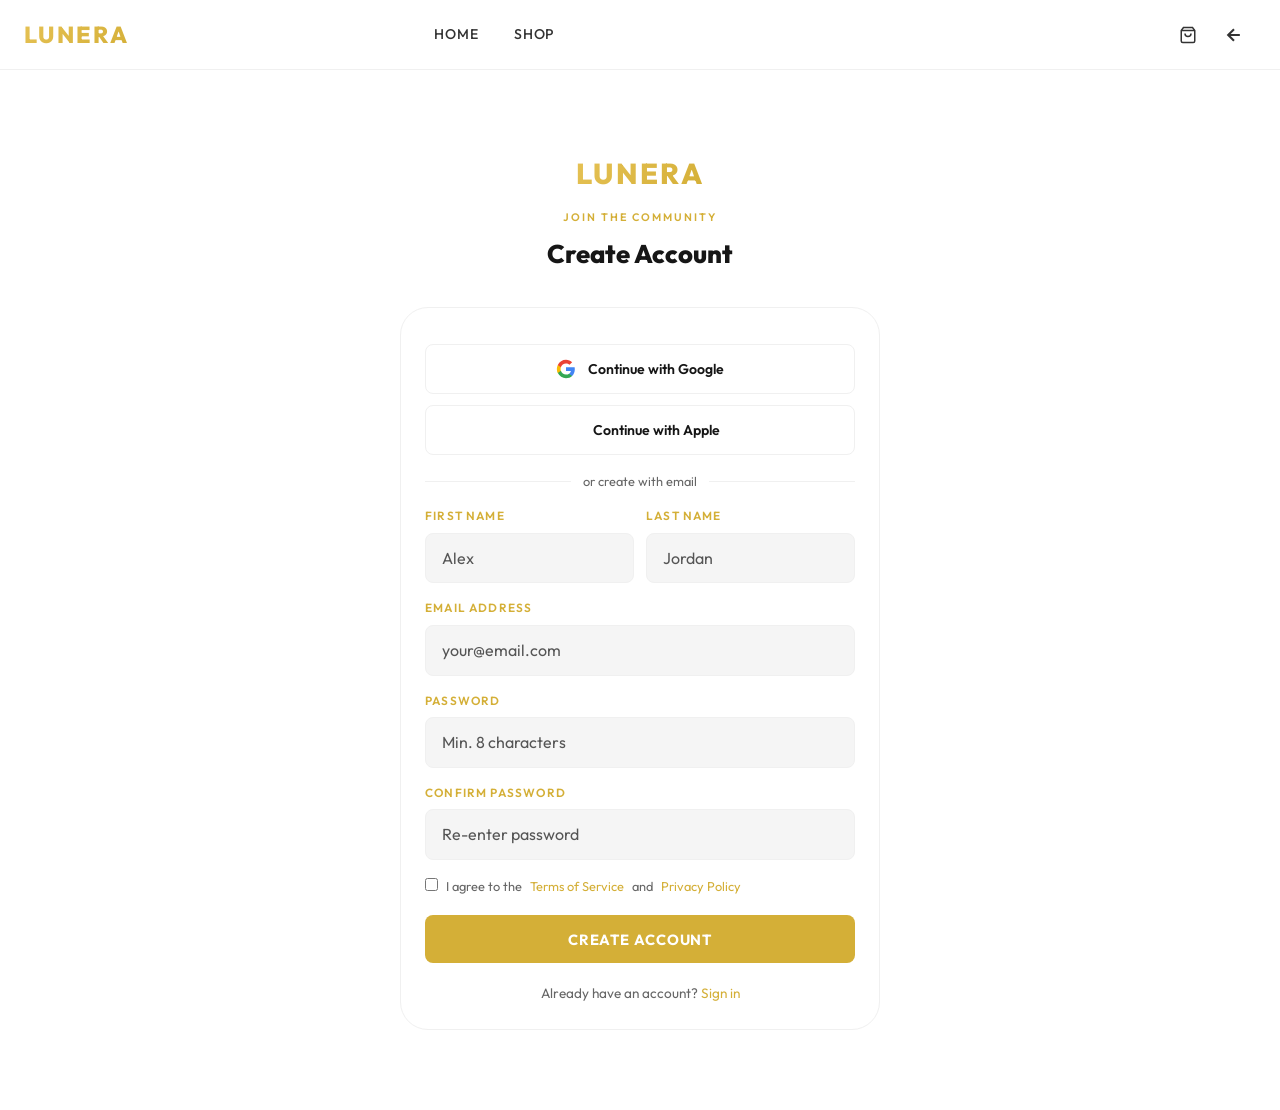
<file: signup.html>
<!DOCTYPE html>
<html lang="en">

<head>
    <meta charset="UTF-8" />
    <meta name="viewport" content="width=device-width, initial-scale=1.0" />
    <title>Create Account — Lunera</title>
    <link rel="stylesheet" href="style.css" />
</head>

<body>
    <nav class="nav">
        <a href="index.html" class="nav__logo">LUNERA</a>
        <div class="nav__links"><a href="index.html">Home</a><a href="shop.html">Shop</a></div>
        <div class="nav__actions">
            <a href="cart.html" class="nav__icon" style="position:relative"><svg width="18" height="18"
                    viewBox="0 0 24 24" fill="none" stroke="currentColor" stroke-width="2">
                    <path d="M6 2 3 6v14a2 2 0 0 0 2 2h14a2 2 0 0 0 2-2V6l-3-4z" />
                    <line x1="3" y1="6" x2="21" y2="6" />
                    <path d="M16 10a4 4 0 0 1-8 0" />
                </svg><span class="nav__cart-count" style="display:none">0</span></a>
            <button class="nav__back-btn" onclick="goBackOrHome()" aria-label="Go Back">
    <svg viewBox="0 0 24 24" fill="none" stroke="currentColor" stroke-width="2.5"><path d="M19 12H5M12 19l-7-7 7-7"/></svg>
  </button>
        </div>
    </nav>
    <div class="nav__mobile" id="mobileNav"><a href="index.html">Home</a><a href="shop.html">Shop</a></div>

    <div class="page-content">
        <div class="section" style="min-height:85vh;display:flex;align-items:center;justify-content:center">
            <div style="width:100%;max-width:480px">
                <div style="text-align:center;margin-bottom:2rem">
                    <a href="index.html"
                        style="font-size:1.8rem;font-weight:800;letter-spacing:.08em;background:linear-gradient(135deg,var(--gold-light),var(--gold));-webkit-background-clip:text;-webkit-text-fill-color:transparent;background-clip:text">LUNERA</a>
                    <div class="section-label" style="margin-top:.8rem">Join the Community</div>
                    <h1 style="font-size:1.6rem;font-weight:800;margin-top:.3rem">Create Account</h1>
                </div>

                <div class="form-card" style="max-width:100%">
                    <div class="social-login">
                        <button class="social-btn" onclick="socialSignup('Google')">
                            <svg width="20" height="20" viewBox="0 0 24 24">
                                <path fill="#4285F4"
                                    d="M22.56 12.25c0-.78-.07-1.53-.2-2.25H12v4.26h5.92c-.26 1.37-1.04 2.53-2.21 3.31v2.77h3.57c2.08-1.92 3.28-4.74 3.28-8.09z" />
                                <path fill="#34A853"
                                    d="M12 23c2.97 0 5.46-.98 7.28-2.66l-3.57-2.77c-.98.66-2.23 1.06-3.71 1.06-2.86 0-5.29-1.93-6.16-4.53H2.18v2.84C3.99 20.53 7.7 23 12 23z" />
                                <path fill="#FBBC05"
                                    d="M5.84 14.09c-.22-.66-.35-1.36-.35-2.09s.13-1.43.35-2.09V7.07H2.18C1.43 8.55 1 10.22 1 12s.43 3.45 1.18 4.93l2.85-2.22.81-.62z" />
                                <path fill="#EA4335"
                                    d="M12 5.38c1.62 0 3.06.56 4.21 1.64l3.15-3.15C17.45 2.09 14.97 1 12 1 7.7 1 3.99 3.47 2.18 7.07l3.66 2.84c.87-2.6 3.3-4.53 6.16-4.53z" />
                            </svg>
                            Continue with Google
                        </button>
                        <button class="social-btn" onclick="socialSignup('Apple')">
                            <svg width="20" height="20" viewBox="0 0 24 24" fill="white">
                                <path
                                    d="M18.71 19.5c-.83 1.24-1.71 2.45-3.05 2.47-1.34.03-1.77-.79-3.29-.79-1.53 0-2 .77-3.27.82-1.31.05-2.3-1.32-3.14-2.53C4.25 17 2.94 12.45 4.7 9.39c.87-1.52 2.43-2.48 4.12-2.51 1.28-.02 2.5.87 3.29.87.78 0 2.26-1.07 3.8-.91.65.03 2.47.26 3.64 1.98-.09.06-2.17 1.28-2.15 3.81.03 3.02 2.65 4.03 2.68 4.04-.03.07-.42 1.44-1.38 2.83M13 3.5c.73-.83 1.94-1.46 2.94-1.5.13 1.17-.34 2.35-1.04 3.19-.69.85-1.83 1.51-2.95 1.42-.15-1.15.41-2.35 1.05-3.11z" />
                            </svg>
                            Continue with Apple
                        </button>
                    </div>

                    <div class="divider">or create with email</div>

                    <form onsubmit="handleSignup(event)">
                        <div class="form-row">
                            <div class="form-group">
                                <label class="form-label">First Name</label>
                                <input type="text" class="form-input" placeholder="Alex" required />
                            </div>
                            <div class="form-group">
                                <label class="form-label">Last Name</label>
                                <input type="text" class="form-input" placeholder="Jordan" required />
                            </div>
                        </div>
                        <div class="form-group">
                            <label class="form-label">Email Address</label>
                            <input type="email" class="form-input" placeholder="your@email.com" required />
                        </div>
                        <div class="form-group">
                            <label class="form-label">Password</label>
                            <input type="password" class="form-input" placeholder="Min. 8 characters" minlength="8"
                                required id="pw" />
                        </div>
                        <div class="form-group">
                            <label class="form-label">Confirm Password</label>
                            <input type="password" class="form-input" placeholder="Re-enter password" required
                                id="pw2" />
                        </div>
                        <label
                            style="display:flex;align-items:flex-start;gap:.5rem;font-size:.8rem;color:var(--grey);cursor:pointer;margin-bottom:1.2rem">
                            <input type="checkbox" style="accent-color:var(--gold);margin-top:2px" required />
                            I agree to the <a href="#" style="color:var(--gold)">Terms of Service</a> and <a href="#"
                                style="color:var(--gold)">Privacy Policy</a>
                        </label>
                        <button type="submit" class="btn btn-primary btn-full btn-lg">Create Account</button>
                    </form>

                    <p style="text-align:center;margin-top:1.3rem;font-size:.85rem;color:var(--grey)">
                        Already have an account? <a href="login.html" style="color:var(--gold)">Sign in</a>
                    </p>
                </div>
            </div>
        </div>
    </div>

    
<nav class="bottom-nav">
  <a href="index.html" class="bottom-nav__item"><svg viewBox="0 0 24 24" fill="none" stroke-width="2"><path d="M3 9l9-7 9 7v11a2 2 0 0 1-2 2H5a2 2 0 0 1-2-2z"/><polyline points="9 22 9 12 15 12 15 22"/></svg>Home</a>
  <a href="shop.html" class="bottom-nav__item"><svg viewBox="0 0 24 24" fill="none" stroke-width="2"><circle cx="11" cy="11" r="8"/><path d="m21 21-4.35-4.35"/></svg>Shop</a>
  <a href="cart.html" class="bottom-nav__item" style="position:relative"><svg viewBox="0 0 24 24" fill="none" stroke-width="2"><path d="M6 2 3 6v14a2 2 0 0 0 2 2h14a2 2 0 0 0 2-2V6l-3-4z"/><line x1="3" y1="6" x2="21" y2="6"/><path d="M16 10a4 4 0 0 1-8 0"/></svg><span class="bottom-nav__badge" style="display:none">0</span>Cart</a>
  <a href="login.html" class="bottom-nav__item"><svg viewBox="0 0 24 24" fill="none" stroke-width="2"><path d="M20 21v-2a4 4 0 0 0-4-4H8a4 4 0 0 0-4 4v2"/><circle cx="12" cy="7" r="4"/></svg>Profile</a>
</nav>

<script src="app.js"></script>
    <script>
        function handleSignup(e) {
            e.preventDefault();
            if (document.getElementById('pw').value !== document.getElementById('pw2').value) {
                showToast('Passwords do not match', '✕');
                return;
            }
            showToast('Account created! Welcome to Lunera 🎉', '✓');
            setTimeout(() => window.location.href = 'index.html', 1200);
        }
        function socialSignup(provider) {
            showToast(`${provider} signup (Demo Mode)`, '✓');
            setTimeout(() => window.location.href = 'index.html', 1200);
        }
    </script>
</body>

</html>
</file>
<file: style.css>
/* =============================================
   LUNERA — MOBILE-FIRST DESIGN SYSTEM
   Premium Streetwear × Minimal Luxury
   ============================================= */

@import url('https://fonts.googleapis.com/css2?family=Outfit:wght@300;400;500;600;700;800;900&display=swap');

/* ---- RESET ---- */
*,
*::before,
*::after {
    box-sizing: border-box;
    margin: 0;
    padding: 0;
}

html {
    scroll-behavior: smooth;
    -webkit-text-size-adjust: 100%;
}

body {
    font-family: 'Outfit', sans-serif;
    background: var(--black);
    color: var(--light);
    line-height: 1.6;
    overflow-x: hidden;
}

a {
    text-decoration: none;
    color: inherit;
}

ul {
    list-style: none;
}

img {
    max-width: 100%;
    display: block;
}

button {
    cursor: pointer;
    border: none;
    background: none;
    font-family: inherit;
}

input,
textarea,
select {
    font-family: inherit;
}

/* ---- TOKENS ---- */
:root {
    --black: #ffffff;
    --dark: #fafafa;
    --card-bg: #ffffff;
    --border: #f0f0f0;
    --grey: #666666;
    --light: #161616;
    --white: #000000;
    --beige: #333333;
    --gold: #d4af37;
    --gold-light: #e6c255;
    --orange: #d4793a;

    /* Mobile-first nav heights */
    --nav-h: 56px;
    --bottom-nav-h: 62px;

    --radius-sm: 8px;
    --radius-md: 14px;
    --radius-lg: 22px;
    --radius-xl: 28px;

    --transition: 0.26s cubic-bezier(.4, 0, .2, 1);
    --shadow: 0 8px 32px rgba(0, 0, 0, .08);
    --shadow-gold: 0 0 30px rgba(201, 168, 76, .15);

    /* Spacing scale */
    --sp-1: 8px;
    --sp-2: 12px;
    --sp-3: 16px;
    --sp-4: 24px;
    --sp-5: 32px;
}

/* Scrollbar */
::-webkit-scrollbar {
    width: 4px;
}

::-webkit-scrollbar-track {
    background: var(--dark);
}

::-webkit-scrollbar-thumb {
    background: var(--gold);
    border-radius: 99px;
}

/* ============================================
   TOP NAV — MOBILE FIRST
   ============================================ */
.nav {
    position: fixed;
    top: 0;
    left: 0;
    right: 0;
    height: var(--nav-h);
    background: rgba(255, 255, 255, .94);
    backdrop-filter: blur(20px);
    -webkit-backdrop-filter: blur(20px);
    border-bottom: 1px solid var(--border);
    display: flex;
    align-items: center;
    justify-content: space-between;
    padding: 0 var(--sp-4);
    z-index: 1000;
}

/* Logo — center on mobile */
.nav__logo {
    font-size: 1.45rem;
    font-weight: 800;
    letter-spacing: .1em;
    background: linear-gradient(135deg, var(--gold-light), var(--gold));
    -webkit-background-clip: text;
    -webkit-text-fill-color: transparent;
    background-clip: text;
    position: absolute;
    left: 50%;
    transform: translateX(-50%);
}

/* Desktop links hidden on mobile */
.nav__links {
    display: none;
}

.nav__actions {
    display: flex;
    align-items: center;
    gap: var(--sp-1);
    margin-left: auto;
}

/* Search hidden on mobile (use bottom nav) */
.nav__search-icon {
    display: none;
}

.nav__icon {
    width: 44px;
    height: 44px;
    display: flex;
    align-items: center;
    justify-content: center;
    border-radius: 50%;
    color: var(--beige);
    transition: color var(--transition), background var(--transition);
    position: relative;
    min-width: 44px;
}

.nav__icon:active {
    background: rgba(201, 168, 76, .12);
}

.nav__cart-count {
    position: absolute;
    top: 4px;
    right: 4px;
    width: 17px;
    height: 17px;
    background: var(--gold);
    color: var(--black);
    font-size: .58rem;
    font-weight: 700;
    border-radius: 50%;
    display: flex;
    align-items: center;
    justify-content: center;
    transition: transform .2s;
}

.nav__cart-count.bump {
    transform: scale(1.45);
}

/* Hamburger */
.nav__hamburger {
    display: flex;
    flex-direction: column;
    gap: 5px;
    padding: 8px;
    min-width: 44px;
    height: 44px;
    align-items: center;
    justify-content: center;
    margin-left: -8px;
}

.nav__hamburger span {
    width: 22px;
    height: 2px;
    background: var(--beige);
    border-radius: 2px;
    transition: all .28s;
    display: block;
}

.nav__hamburger.open span:nth-child(1) {
    transform: translateY(7px) rotate(45deg);
}

.nav__hamburger.open span:nth-child(2) {
    opacity: 0;
}

.nav__hamburger.open span:nth-child(3) {
    transform: translateY(-7px) rotate(-45deg);
}

/* Mobile drawer */
.nav__mobile {
    display: none;
    position: fixed;
    top: var(--nav-h);
    left: 0;
    right: 0;
    bottom: 0;
    background: rgba(250, 250, 250, .98);
    backdrop-filter: blur(24px);
    z-index: 999;
    flex-direction: column;
    align-items: center;
    justify-content: center;
    gap: var(--sp-5);
    padding-bottom: var(--bottom-nav-h);
}

.nav__mobile.open {
    display: flex;
    animation: fadeIn .22s;
}

.nav__mobile a {
    font-size: 1.5rem;
    font-weight: 700;
    letter-spacing: .06em;
    text-transform: uppercase;
    color: var(--beige);
    transition: color var(--transition);
    min-height: 44px;
    display: flex;
    align-items: center;
}

.nav__mobile a:active {
    color: var(--gold);
}

/* ============================================
   BOTTOM TAB NAVIGATION (MOBILE ONLY)
   ============================================ */
.bottom-nav {
    position: fixed;
    bottom: 0;
    left: 0;
    right: 0;
    height: var(--bottom-nav-h);
    background: rgba(255, 255, 255, .97);
    backdrop-filter: blur(20px);
    -webkit-backdrop-filter: blur(20px);
    border-top: 1px solid var(--border);
    display: flex;
    align-items: stretch;
    z-index: 998;
    padding-bottom: env(safe-area-inset-bottom, 0px);
}

.bottom-nav__item {
    flex: 1;
    display: flex;
    flex-direction: column;
    align-items: center;
    justify-content: center;
    gap: 3px;
    color: var(--grey);
    font-size: .62rem;
    font-weight: 600;
    letter-spacing: .04em;
    text-transform: uppercase;
    transition: color var(--transition);
    position: relative;
    min-height: 44px;
}

.bottom-nav__item:active,
.bottom-nav__item.active {
    color: var(--gold);
}

.bottom-nav__item svg {
    width: 22px;
    height: 22px;
    stroke: currentColor;
}

.bottom-nav__badge {
    position: absolute;
    top: 6px;
    left: calc(50% + 4px);
    width: 16px;
    height: 16px;
    background: var(--gold);
    color: var(--black);
    font-size: .55rem;
    font-weight: 700;
    border-radius: 50%;
    display: flex;
    align-items: center;
    justify-content: center;
}

/* Page offset */
.page-content {
    padding-top: var(--nav-h);
}

/* Add bottom padding for bottom nav on mobile */
.page-content,
footer {
    padding-bottom: calc(var(--bottom-nav-h) + var(--sp-3));
}

/* ============================================
   BUTTONS — 44px minimum touch targets
   ============================================ */
.btn {
    display: inline-flex;
    align-items: center;
    justify-content: center;
    gap: var(--sp-1);
    padding: .75rem 1.5rem;
    min-height: 44px;
    border-radius: var(--radius-sm);
    font-size: .88rem;
    font-weight: 700;
    letter-spacing: .06em;
    text-transform: uppercase;
    transition: all var(--transition);
    -webkit-tap-highlight-color: transparent;
}

.btn:active {
    transform: scale(.97);
}

.btn-primary {
    background: var(--gold);
    color: var(--black);
}

.btn-primary:active {
    background: var(--gold-light);
}

.btn-outline {
    border: 1.5px solid var(--gold);
    color: var(--gold);
    background: transparent;
}

.btn-outline:active {
    background: rgba(201, 168, 76, .12);
}

.btn-dark {
    background: var(--card-bg);
    border: 1.5px solid var(--border);
    color: var(--light);
}

.btn-dark:active {
    border-color: var(--gold);
    color: var(--gold);
}

.btn-white {
    background: var(--white);
    color: var(--black);
}

.btn-sm {
    padding: .55rem 1rem;
    font-size: .78rem;
    min-height: 38px;
}

.btn-lg {
    padding: .88rem 2rem;
    font-size: .92rem;
}

.btn-full {
    width: 100%;
}

/* ============================================
   PRODUCT CARD — Mobile optimized
   ============================================ */
.product-card {
    background: var(--card-bg);
    border-radius: var(--radius-md);
    overflow: hidden;
    border: 1px solid var(--border);
    transition: transform var(--transition), box-shadow var(--transition), border-color var(--transition);
    position: relative;
    cursor: pointer;
    -webkit-tap-highlight-color: transparent;
}

.product-card:active {
    transform: scale(.98);
}

.product-card__image {
    position: relative;
    overflow: hidden;
    aspect-ratio: 3/4;
    background: #1a1a1a;
}

.product-card__image img {
    width: 100%;
    height: 100%;
    object-fit: cover;
    transition: transform .5s cubic-bezier(.4, 0, .2, 1);
    loading: lazy;
}

.product-card__badge {
    position: absolute;
    top: 10px;
    left: 10px;
    padding: .18rem .6rem;
    border-radius: 4px;
    font-size: .66rem;
    font-weight: 700;
    letter-spacing: .06em;
    text-transform: uppercase;
    z-index: 1;
}

.badge-new {
    background: var(--gold);
    color: var(--black);
}

.badge-sale {
    background: #c9363a;
    color: #fff;
}

.badge-hot {
    background: var(--orange);
    color: #fff;
}

/* Wishlist — always visible on mobile */
.product-card__wishlist {
    position: absolute;
    top: 10px;
    right: 10px;
    width: 36px;
    height: 36px;
    background: rgba(255, 255, 255, .75);
    backdrop-filter: blur(8px);
    border-radius: 50%;
    display: flex;
    align-items: center;
    justify-content: center;
    color: var(--beige);
    font-size: .9rem;
    transition: all var(--transition);
    z-index: 1;
}

.product-card__wishlist:active {
    background: var(--gold);
    color: var(--black);
}

/* Quick Add — always visible on mobile */
.product-card__quick-add {
    position: absolute;
    bottom: 0;
    left: 0;
    right: 0;
    background: rgba(201, 168, 76, .96);
    color: var(--black);
    padding: .6rem;
    font-size: .74rem;
    font-weight: 700;
    letter-spacing: .06em;
    text-align: center;
    text-transform: uppercase;
    min-height: 38px;
    display: flex;
    align-items: center;
    justify-content: center;
}

.product-card__info {
    padding: var(--sp-2) var(--sp-2) var(--sp-3);
}

.product-card__name {
    font-size: .85rem;
    font-weight: 600;
    color: var(--light);
    margin-bottom: .25rem;
    white-space: nowrap;
    overflow: hidden;
    text-overflow: ellipsis;
    line-height: 1.3;
}

.product-card__category {
    font-size: .68rem;
    color: var(--grey);
    text-transform: uppercase;
    letter-spacing: .07em;
    margin-bottom: .4rem;
}

.product-card__price {
    display: flex;
    align-items: center;
    gap: .5rem;
}

.product-card__price span {
    font-size: .92rem;
    font-weight: 700;
    color: var(--gold);
}

.product-card__price del {
    font-size: .76rem;
    color: var(--grey);
}

.stars {
    color: var(--gold);
    font-size: .7rem;
    letter-spacing: 1px;
}

/* ============================================
   PRODUCT GRID — 2 col mobile-first
   ============================================ */
.products-grid {
    display: grid;
    grid-template-columns: repeat(2, 1fr);
    gap: var(--sp-2);
}

/* ============================================
   SECTION PATTERNS
   ============================================ */
.section {
    padding: var(--sp-5) 4%;
}

.section--sm {
    padding: var(--sp-4) 4%;
}

.section-header {
    text-align: center;
    margin-bottom: var(--sp-4);
}

.section-label {
    font-size: .68rem;
    font-weight: 600;
    letter-spacing: .18em;
    text-transform: uppercase;
    color: var(--gold);
    margin-bottom: .5rem;
}

.section-title {
    font-size: clamp(1.5rem, 5vw, 2.8rem);
    font-weight: 800;
    line-height: 1.1;
    color: var(--white);
}

.section-subtitle {
    color: var(--grey);
    font-size: .9rem;
    margin-top: .6rem;
}

/* ============================================
   HERO — mobile first (full bleed)
   ============================================ */
.hero {
    position: relative;
    min-height: 92svh;
    min-height: 92vh;
    display: flex;
    align-items: flex-end;
    overflow: hidden;
}

.hero__bg {
    position: absolute;
    inset: 0;
    z-index: 0;
}

.hero__bg img {
    width: 100%;
    height: 100%;
    object-fit: cover;
    object-position: 65% top;
}

.hero__overlay {
    position: absolute;
    inset: 0;
    background: linear-gradient(to top,
            rgba(255, 255, 255, .95) 0%,
            rgba(255, 255, 255, .55) 45%,
            rgba(255, 255, 255, .2) 100%);
}

.hero__content {
    position: relative;
    z-index: 1;
    padding: var(--sp-5) 4% calc(var(--sp-5) + var(--sp-4));
    width: 100%;
}

.hero__tag {
    display: inline-flex;
    align-items: center;
    gap: .4rem;
    background: rgba(201, 168, 76, .12);
    border: 1px solid rgba(201, 168, 76, .35);
    color: var(--gold);
    padding: .3rem .9rem;
    border-radius: 99px;
    font-size: .7rem;
    font-weight: 600;
    letter-spacing: .1em;
    text-transform: uppercase;
    margin-bottom: var(--sp-3);
    animation: fadeInDown .7s ease;
}

.hero__title {
    font-size: clamp(2.1rem, 8vw, 5rem);
    font-weight: 900;
    line-height: 1.0;
    color: var(--white);
    margin-bottom: var(--sp-2);
    animation: fadeInUp .7s ease .1s both;
}

.hero__title span {
    color: var(--gold);
}

.hero__sub {
    font-size: .95rem;
    color: var(--beige);
    margin-bottom: var(--sp-4);
    max-width: 340px;
    animation: fadeInUp .7s ease .2s both;
}

.hero__actions {
    display: flex;
    gap: var(--sp-2);
    flex-wrap: wrap;
    animation: fadeInUp .7s ease .3s both;
}

.hero__scroll {
    display: none;
}

/* ============================================
   PROMO BANNER
   ============================================ */
.promo-banner {
    background: linear-gradient(90deg, var(--gold) 0%, #b8943c 100%);
    color: var(--black);
    text-align: center;
    padding: .7rem var(--sp-4);
    font-size: .76rem;
    font-weight: 700;
    letter-spacing: .06em;
    text-transform: uppercase;
    white-space: nowrap;
    overflow: hidden;
    text-overflow: ellipsis;
}

/* ============================================
   CATEGORIES GRID — 2 col mobile
   ============================================ */
.categories-grid {
    display: grid;
    grid-template-columns: repeat(2, 1fr);
    gap: var(--sp-2);
}

.category-card {
    position: relative;
    border-radius: var(--radius-lg);
    overflow: hidden;
    aspect-ratio: 2/3;
    cursor: pointer;
    -webkit-tap-highlight-color: transparent;
}

.category-card img {
    width: 100%;
    height: 100%;
    object-fit: cover;
}

.category-card__overlay {
    position: absolute;
    inset: 0;
    background: linear-gradient(to top, rgba(255, 255, 255, .9) 0%, transparent 55%);
    display: flex;
    flex-direction: column;
    align-items: center;
    justify-content: flex-end;
    padding: var(--sp-3);
    text-align: center;
}

.category-card__name {
    font-size: 1rem;
    font-weight: 700;
    letter-spacing: .06em;
    text-transform: uppercase;
    color: var(--white);
    margin-bottom: .2rem;
}

.category-card__count {
    font-size: .72rem;
    color: var(--gold);
    font-weight: 600;
    letter-spacing: .08em;
    text-transform: uppercase;
}

/* ============================================
   CAROUSEL — scroll-snap on mobile
   ============================================ */
.carousel-wrap {
    position: relative;
    overflow: hidden;
}

.carousel-track {
    display: flex;
    gap: var(--sp-2);
    overflow-x: auto;
    scroll-snap-type: x mandatory;
    -webkit-overflow-scrolling: touch;
    scrollbar-width: none;
    padding-bottom: 4px;
    transition: transform .5s cubic-bezier(.4, 0, .2, 1);
}

.carousel-track::-webkit-scrollbar {
    display: none;
}

.carousel-track .product-card {
    scroll-snap-align: start;
    flex-shrink: 0;
}

.carousel-btn {
    display: none;
}

/* ============================================
   NEWSLETTER
   ============================================ */
.newsletter {
    background: var(--card-bg);
    border: 1px solid var(--border);
    border-radius: var(--radius-xl);
    padding: var(--sp-5) 4%;
    text-align: center;
    position: relative;
    overflow: hidden;
}

.newsletter::before {
    content: '';
    position: absolute;
    top: -60px;
    left: 50%;
    transform: translateX(-50%);
    width: 300px;
    height: 300px;
    background: radial-gradient(circle, rgba(201, 168, 76, .07) 0%, transparent 70%);
}

.newsletter h2 {
    font-size: 1.5rem;
    font-weight: 800;
    margin-bottom: .6rem;
}

.newsletter p {
    color: var(--grey);
    font-size: .88rem;
    margin-bottom: var(--sp-4);
}

.newsletter-form {
    display: flex;
    flex-direction: column;
    gap: var(--sp-2);
    max-width: 440px;
    margin: 0 auto;
}

.newsletter-form input {
    padding: .9rem var(--sp-3);
    min-height: 44px;
    background: rgba(0, 0, 0, .05);
    border: 1.5px solid var(--border);
    border-radius: var(--radius-sm);
    color: var(--light);
    font-size: .9rem;
    outline: none;
    transition: border-color var(--transition);
}

.newsletter-form input::placeholder {
    color: var(--grey);
}

.newsletter-form input:focus {
    border-color: var(--gold);
}

/* ============================================
   FOOTER
   ============================================ */
footer {
    background: #070707;
    border-top: 1px solid var(--border);
    padding: var(--sp-5) 4% calc(var(--bottom-nav-h) + var(--sp-4));
}

.footer-grid {
    display: grid;
    grid-template-columns: 1fr;
    gap: var(--sp-4);
    margin-bottom: var(--sp-4);
}

.footer-brand__logo {
    font-size: 1.4rem;
    font-weight: 800;
    letter-spacing: .08em;
    background: linear-gradient(135deg, var(--gold-light), var(--gold));
    -webkit-background-clip: text;
    -webkit-text-fill-color: transparent;
    background-clip: text;
    margin-bottom: .6rem;
}

.footer-brand p {
    color: var(--grey);
    font-size: .84rem;
    line-height: 1.7;
}

.footer-socials {
    display: flex;
    gap: .6rem;
    margin-top: var(--sp-2);
}

.footer-social-link {
    width: 40px;
    height: 40px;
    border-radius: 50%;
    background: var(--card-bg);
    border: 1px solid var(--border);
    display: flex;
    align-items: center;
    justify-content: center;
    color: var(--grey);
    font-size: .85rem;
    transition: all var(--transition);
}

.footer-social-link:active {
    background: var(--gold);
    color: var(--black);
    border-color: var(--gold);
}

.footer-col h4 {
    font-size: .76rem;
    font-weight: 700;
    letter-spacing: .12em;
    text-transform: uppercase;
    color: var(--white);
    margin-bottom: .8rem;
}

.footer-col ul {
    display: flex;
    flex-direction: column;
    gap: .5rem;
}

.footer-col ul a {
    color: var(--grey);
    font-size: .85rem;
    min-height: 36px;
    display: flex;
    align-items: center;
    transition: color var(--transition);
}

.footer-col ul a:active {
    color: var(--gold);
}

.footer-bottom {
    border-top: 1px solid var(--border);
    padding-top: var(--sp-3);
    display: flex;
    flex-direction: column;
    gap: .4rem;
    font-size: .74rem;
    color: #555;
}

/* ============================================
   SHOP — Filter drawer (mobile off-canvas)
   ============================================ */
.shop-layout {
    display: block;
}

/* Filter drawer */
.filter-drawer {
    position: fixed;
    top: 0;
    left: 0;
    bottom: 0;
    width: min(320px, 90vw);
    background: #0e0e0e;
    border-right: 1px solid var(--border);
    z-index: 1100;
    padding: var(--sp-4);
    padding-top: calc(var(--nav-h) + var(--sp-3));
    overflow-y: auto;
    transform: translateX(-100%);
    transition: transform .32s cubic-bezier(.4, 0, .2, 1);
}

.filter-drawer.open {
    transform: translateX(0);
}

.filter-backdrop {
    display: none;
    position: fixed;
    inset: 0;
    background: rgba(0, 0, 0, .08);
    z-index: 1099;
    backdrop-filter: blur(4px);
}

.filter-backdrop.open {
    display: block;
    animation: fadeIn .22s;
}

.filter-drawer-header {
    display: flex;
    align-items: center;
    justify-content: space-between;
    margin-bottom: var(--sp-4);
}

.filter-drawer-header h3 {
    font-size: .9rem;
    font-weight: 700;
    text-transform: uppercase;
    letter-spacing: .1em;
}

.filter-close-btn {
    width: 36px;
    height: 36px;
    border-radius: 50%;
    border: 1px solid var(--border);
    color: var(--light);
    font-size: 1.1rem;
    display: flex;
    align-items: center;
    justify-content: center;
}

.filter-panel {
    /* Desktop only — hidden on mobile */
    display: none;
}

.filter-group {
    margin-bottom: var(--sp-4);
}

.filter-group:last-child {
    margin-bottom: 0;
}

.filter-group__title {
    font-size: .75rem;
    font-weight: 700;
    letter-spacing: .12em;
    text-transform: uppercase;
    color: var(--gold);
    margin-bottom: .8rem;
}

.filter-option {
    display: flex;
    align-items: center;
    gap: .65rem;
    padding: .45rem 0;
    cursor: pointer;
    font-size: .88rem;
    color: var(--beige);
    min-height: 40px;
}

.filter-option input[type="checkbox"] {
    width: 18px;
    height: 18px;
    accent-color: var(--gold);
    cursor: pointer;
}

.price-slider {
    width: 100%;
    accent-color: var(--gold);
    margin: .5rem 0;
    height: 20px;
}

.size-grid {
    display: flex;
    flex-wrap: wrap;
    gap: .5rem;
}

.size-btn {
    min-width: 40px;
    height: 40px;
    padding: 0 .5rem;
    border-radius: var(--radius-sm);
    border: 1.5px solid var(--border);
    color: var(--beige);
    font-size: .8rem;
    font-weight: 600;
    transition: all var(--transition);
}

.size-btn:active,
.size-btn.active {
    border-color: var(--gold);
    background: rgba(201, 168, 76, .12);
    color: var(--gold);
}

/* Shop toolbar */
.shop-toolbar {
    display: flex;
    align-items: center;
    justify-content: space-between;
    margin-bottom: var(--sp-3);
    gap: var(--sp-2);
}

.shop-toolbar__count {
    color: var(--grey);
    font-size: .84rem;
    white-space: nowrap;
}

.filter-trigger-btn {
    display: flex;
    align-items: center;
    gap: .4rem;
    padding: .55rem .9rem;
    min-height: 40px;
    background: var(--card-bg);
    border: 1.5px solid var(--border);
    border-radius: var(--radius-sm);
    color: var(--light);
    font-size: .82rem;
    font-weight: 600;
    transition: all var(--transition);
    white-space: nowrap;
}

.filter-trigger-btn:active {
    border-color: var(--gold);
    color: var(--gold);
}

.sort-select {
    background: var(--card-bg);
    border: 1.5px solid var(--border);
    border-radius: var(--radius-sm);
    color: var(--light);
    padding: .55rem .8rem;
    min-height: 40px;
    font-size: .82rem;
    cursor: pointer;
    outline: none;
    flex: 1;
}

.sort-select:focus {
    border-color: var(--gold);
}

/* ============================================
   PRODUCT DETAIL — mobile stacked
   ============================================ */
.product-detail {
    display: flex;
    flex-direction: column;
    gap: 0;
}

/* Swipeable gallery */
.product-gallery__slider {
    overflow-x: auto;
    display: flex;
    scroll-snap-type: x mandatory;
    -webkit-overflow-scrolling: touch;
    scrollbar-width: none;
    border-radius: 0;
}

.product-gallery__slider::-webkit-scrollbar {
    display: none;
}

.product-gallery__slide {
    flex-shrink: 0;
    width: 100%;
    scroll-snap-align: start;
    aspect-ratio: 3/4;
    background: #1a1a1a;
}

.product-gallery__slide img {
    width: 100%;
    height: 100%;
    object-fit: cover;
}

/* Dot indicators */
.gallery-dots {
    display: flex;
    justify-content: center;
    gap: 6px;
    padding: var(--sp-2) 0;
}

.gallery-dot {
    width: 6px;
    height: 6px;
    border-radius: 50%;
    background: var(--border);
    transition: all .2s;
}

.gallery-dot.active {
    background: var(--gold);
    width: 18px;
    border-radius: 3px;
}

/* Desktop gallery — hidden on mobile */
.product-gallery__main {
    display: none;
}

.product-gallery__thumbs {
    display: none;
}

.product-info {
    padding: var(--sp-3) 4%;
    padding-bottom: calc(80px + var(--sp-4));
    /* clear sticky ATC */
}

.product-info__category {
    font-size: .72rem;
    text-transform: uppercase;
    letter-spacing: .1em;
    color: var(--gold);
    font-weight: 600;
    margin-bottom: .4rem;
}

.product-info h1 {
    font-size: 1.4rem;
    font-weight: 800;
    margin-bottom: .5rem;
    color: var(--white);
    line-height: 1.2;
}

.product-info__price {
    font-size: 1.4rem;
    font-weight: 700;
    color: var(--gold);
    margin-bottom: .8rem;
}

.product-info__price del {
    font-size: .9rem;
    color: var(--grey);
    font-weight: 400;
    margin-left: .5rem;
}

.product-info__rating {
    display: flex;
    align-items: center;
    gap: .4rem;
    margin-bottom: var(--sp-3);
    font-size: .84rem;
    color: var(--grey);
}

.product-info__desc {
    color: var(--beige);
    font-size: .88rem;
    line-height: 1.8;
    margin-bottom: var(--sp-3);
}

.product-info__label {
    font-size: .74rem;
    font-weight: 700;
    letter-spacing: .1em;
    text-transform: uppercase;
    color: var(--gold);
    margin-bottom: .6rem;
}

.size-select-grid {
    display: flex;
    flex-wrap: wrap;
    gap: .5rem;
    margin-bottom: var(--sp-3);
}

.size-select-btn {
    padding: .5rem .9rem;
    min-height: 40px;
    border-radius: var(--radius-sm);
    border: 1.5px solid var(--border);
    color: var(--beige);
    font-size: .84rem;
    font-weight: 600;
    transition: all var(--transition);
}

.size-select-btn:active,
.size-select-btn.selected {
    border-color: var(--gold);
    background: rgba(201, 168, 76, .1);
    color: var(--gold);
}

.qty-picker {
    display: flex;
    align-items: center;
    gap: var(--sp-2);
    margin-bottom: var(--sp-4);
}

.qty-btn {
    width: 40px;
    height: 40px;
    border-radius: var(--radius-sm);
    border: 1.5px solid var(--border);
    color: var(--light);
    font-size: 1.1rem;
    display: flex;
    align-items: center;
    justify-content: center;
    transition: all var(--transition);
}

.qty-btn:active {
    border-color: var(--gold);
    color: var(--gold);
}

.qty-value {
    font-size: 1rem;
    font-weight: 600;
    min-width: 2rem;
    text-align: center;
}

.product-actions {
    display: flex;
    flex-direction: column;
    gap: .7rem;
    margin-bottom: var(--sp-4);
}

/* Sticky Add to Cart bar — mobile */
.sticky-atc {
    position: fixed;
    bottom: var(--bottom-nav-h);
    left: 0;
    right: 0;
    background: rgba(255, 255, 255, .97);
    backdrop-filter: blur(16px);
    border-top: 1px solid var(--border);
    padding: var(--sp-2) 4%;
    display: flex;
    gap: var(--sp-2);
    align-items: center;
    z-index: 990;
    animation: fadeInUp .3s ease;
}

.sticky-atc__info {
    flex: 1;
    overflow: hidden;
}

.sticky-atc__name {
    font-size: .84rem;
    font-weight: 700;
    white-space: nowrap;
    overflow: hidden;
    text-overflow: ellipsis;
}

.sticky-atc__price {
    font-size: .9rem;
    font-weight: 700;
    color: var(--gold);
}

.sticky-atc__btn {
    flex-shrink: 0;
    padding: .75rem 1.4rem;
    min-height: 48px;
}

/* ============================================
   CART
   ============================================ */
.cart-layout {
    display: flex;
    flex-direction: column;
    gap: var(--sp-3);
}

.cart-item {
    display: grid;
    grid-template-columns: 88px 1fr auto;
    gap: var(--sp-2);
    align-items: start;
    padding: var(--sp-3);
    background: var(--card-bg);
    border: 1px solid var(--border);
    border-radius: var(--radius-md);
}

.cart-item__img {
    border-radius: var(--radius-sm);
    overflow: hidden;
    aspect-ratio: 3/4;
}

.cart-item__img img {
    width: 100%;
    height: 100%;
    object-fit: cover;
}

.cart-item__name {
    font-weight: 600;
    margin-bottom: .2rem;
    font-size: .88rem;
}

.cart-item__meta {
    font-size: .76rem;
    color: var(--grey);
    margin-bottom: .4rem;
}

.cart-item__price {
    color: var(--gold);
    font-weight: 700;
    font-size: .9rem;
}

.cart-item__qty {
    display: flex;
    align-items: center;
    gap: .5rem;
    margin-top: .5rem;
}

.cart-qty-btn {
    width: 30px;
    height: 30px;
    border-radius: 6px;
    border: 1px solid var(--border);
    color: var(--light);
    font-size: .9rem;
    display: flex;
    align-items: center;
    justify-content: center;
}

.cart-qty-btn:active {
    border-color: var(--gold);
    color: var(--gold);
}

.cart-remove {
    color: var(--grey);
    font-size: .72rem;
    cursor: pointer;
    white-space: nowrap;
    padding: var(--sp-1);
}

.cart-remove:active {
    color: #e05555;
}

.cart-summary {
    background: var(--card-bg);
    border: 1px solid var(--border);
    border-radius: var(--radius-md);
    padding: var(--sp-3);
}

.cart-summary h3 {
    font-size: .95rem;
    font-weight: 700;
    margin-bottom: var(--sp-2);
}

.cart-summary-row {
    display: flex;
    justify-content: space-between;
    padding: .55rem 0;
    font-size: .88rem;
    border-bottom: 1px solid var(--border);
}

.cart-summary-row:last-of-type {
    border: none;
}

.cart-summary-total {
    font-size: 1rem;
    font-weight: 700;
    color: var(--gold);
}

/* ============================================
   CHECKOUT / FORMS
   ============================================ */
.form-card {
    background: var(--card-bg);
    border: 1px solid var(--border);
    border-radius: var(--radius-xl);
    padding: var(--sp-4);
    width: 100%;
}

.form-group {
    margin-bottom: var(--sp-3);
}

.form-label {
    display: block;
    font-size: .74rem;
    font-weight: 600;
    letter-spacing: .1em;
    text-transform: uppercase;
    color: var(--gold);
    margin-bottom: .4rem;
}

.form-input {
    width: 100%;
    padding: .9rem var(--sp-3);
    min-height: 48px;
    background: rgba(0, 0, 0, .04);
    border: 1.5px solid var(--border);
    border-radius: var(--radius-sm);
    color: var(--light);
    font-size: 1rem;
    /* prevent iOS zoom on focus */
    transition: border-color var(--transition), box-shadow var(--transition);
    outline: none;
}

.form-input::placeholder {
    color: #555;
}

.form-input:focus {
    border-color: var(--gold);
    box-shadow: 0 0 0 3px rgba(201, 168, 76, .1);
}

.form-row {
    display: grid;
    grid-template-columns: 1fr;
    gap: var(--sp-2);
}

.form-select {
    appearance: none;
    background-image: url("data:image/svg+xml,%3Csvg xmlns='http://www.w3.org/2000/svg' viewBox='0 0 16 16'%3E%3Cpath fill='%23888' d='M8 10.5L3 5.5h10L8 10.5z'/%3E%3C/svg%3E");
    background-repeat: no-repeat;
    background-position: right .8rem center;
    background-size: 14px;
    padding-right: 2.5rem;
}

textarea.form-input {
    resize: vertical;
    min-height: 110px;
}

/* Payment cards */
.payment-option {
    display: flex;
    align-items: center;
    gap: var(--sp-3);
    padding: var(--sp-3);
    min-height: 64px;
    border: 1.5px solid var(--border);
    border-radius: var(--radius-md);
    cursor: pointer;
    transition: all var(--transition);
    margin-bottom: .7rem;
}

.payment-option.selected {
    border-color: var(--gold);
    background: rgba(201, 168, 76, .06);
}

.payment-option__radio {
    width: 20px;
    height: 20px;
    border-radius: 50%;
    border: 2px solid var(--grey);
    flex-shrink: 0;
    position: relative;
    transition: all var(--transition);
}

.payment-option.selected .payment-option__radio {
    border-color: var(--gold);
}

.payment-option.selected .payment-option__radio::after {
    content: '';
    position: absolute;
    top: 50%;
    left: 50%;
    transform: translate(-50%, -50%);
    width: 9px;
    height: 9px;
    border-radius: 50%;
    background: var(--gold);
}

.payment-option__icon {
    font-size: 1.4rem;
}

.payment-option__name {
    font-weight: 600;
    font-size: .9rem;
}

.payment-option__desc {
    font-size: .76rem;
    color: var(--grey);
}

/* Success */
.success-card {
    text-align: center;
    padding: var(--sp-5) var(--sp-4);
}

.success-icon {
    width: 72px;
    height: 72px;
    border-radius: 50%;
    background: rgba(201, 168, 76, .12);
    border: 2px solid var(--gold);
    display: flex;
    align-items: center;
    justify-content: center;
    font-size: 1.8rem;
    margin: 0 auto var(--sp-3);
    animation: scaleIn .5s ease;
}

/* Social login */
.social-login {
    display: flex;
    flex-direction: column;
    gap: .65rem;
    margin-top: var(--sp-2);
}

.social-btn {
    display: flex;
    align-items: center;
    justify-content: center;
    gap: .75rem;
    padding: .88rem;
    min-height: 48px;
    border: 1.5px solid var(--border);
    border-radius: var(--radius-sm);
    font-size: .88rem;
    font-weight: 600;
    color: var(--light);
    transition: all var(--transition);
}

.social-btn:active {
    border-color: rgba(0, 0, 0, .1);
    background: rgba(0, 0, 0, .04);
}

.divider {
    display: flex;
    align-items: center;
    gap: var(--sp-2);
    color: var(--grey);
    font-size: .8rem;
    margin: var(--sp-3) 0;
}

.divider::before,
.divider::after {
    content: '';
    flex: 1;
    height: 1px;
    background: var(--border);
}

/* About */
.about-hero {
    background: var(--card-bg);
    border: 1px solid var(--border);
    border-radius: var(--radius-xl);
    overflow: hidden;
    display: flex;
    flex-direction: column;
    margin-bottom: var(--sp-5);
}

.about-hero__content {
    padding: var(--sp-4);
}

.about-hero__image {
    height: 240px;
}

.about-hero__image img {
    width: 100%;
    height: 100%;
    object-fit: cover;
    object-position: center 20%;
}

.about-stat {
    text-align: center;
}

.about-stat__number {
    font-size: 2rem;
    font-weight: 900;
    color: var(--gold);
}

.about-stat__label {
    font-size: .74rem;
    color: var(--grey);
    text-transform: uppercase;
    letter-spacing: .1em;
}

/* Toast */
.toast {
    position: fixed;
    bottom: calc(var(--bottom-nav-h) + var(--sp-2));
    right: var(--sp-3);
    left: var(--sp-3);
    background: var(--card-bg);
    border: 1px solid var(--gold);
    border-radius: var(--radius-md);
    padding: .9rem var(--sp-3);
    color: var(--light);
    font-size: .86rem;
    z-index: 9999;
    display: flex;
    align-items: center;
    gap: .6rem;
    box-shadow: var(--shadow-gold);
    transform: translateY(150px);
    opacity: 0;
    transition: all .32s cubic-bezier(.4, 0, .2, 1);
}

.toast.show {
    transform: translateY(0);
    opacity: 1;
}

.toast__icon {
    color: var(--gold);
    font-size: 1rem;
}

/* Empty state */
.empty-state {
    text-align: center;
    padding: var(--sp-5) var(--sp-4);
}

.empty-state__icon {
    font-size: 3.5rem;
    margin-bottom: var(--sp-2);
    opacity: .4;
}

.empty-state h3 {
    font-size: 1.2rem;
    font-weight: 700;
    margin-bottom: .4rem;
}

.empty-state p {
    color: var(--grey);
    font-size: .88rem;
}

/* ============================================
   ANIMATIONS
   ============================================ */
@keyframes fadeIn {
    from {
        opacity: 0;
    }

    to {
        opacity: 1;
    }
}

@keyframes fadeInUp {
    from {
        opacity: 0;
        transform: translateY(20px);
    }

    to {
        opacity: 1;
        transform: translateY(0);
    }
}

@keyframes fadeInDown {
    from {
        opacity: 0;
        transform: translateY(-14px);
    }

    to {
        opacity: 1;
        transform: translateY(0);
    }
}

@keyframes scaleIn {
    from {
        transform: scale(0);
        opacity: 0;
    }

    to {
        transform: scale(1);
        opacity: 1;
    }
}

.animate-fade-up {
    opacity: 0;
    transform: translateY(24px);
    transition: opacity .6s ease, transform .6s ease;
}

.animate-fade-up.visible {
    opacity: 1;
    transform: translateY(0);
}

/* Tap scale for all interactive elements */
@media (hover: none) {
    .product-card:active {
        transform: scale(.97);
    }

    .btn:active {
        transform: scale(.97);
    }
}

/* ============================================
   TABLET — 768px+
   ============================================ */
@media (min-width: 768px) {
    :root {
        --nav-h: 66px;
    }

    /* Show desktop nav links, hide bottom nav */
    .nav__logo {
        position: static;
        transform: none;
    }

    .nav__links {
        display: flex;
        gap: 1.8rem;
        margin: 0 auto;
        font-size: .85rem;
        font-weight: 500;
        letter-spacing: .06em;
        text-transform: uppercase;
    }

    .nav__links a {
        position: relative;
        color: var(--beige);
        transition: color var(--transition);
    }

    .nav__links a::after {
        content: '';
        position: absolute;
        bottom: -3px;
        left: 0;
        right: 0;
        height: 1px;
        background: var(--gold);
        transform: scaleX(0);
        transform-origin: left;
        transition: transform var(--transition);
    }

    .nav__links a:hover {
        color: var(--white);
    }

    .nav__links a:hover::after {
        transform: scaleX(1);
    }

    .nav__links a.active {
        color: var(--gold);
    }

    .nav__search-icon {
        display: flex;
    }

    .nav__hamburger {
        display: none;
    }

    .bottom-nav {
        display: none;
    }

    .page-content {
        padding-bottom: 0;
    }

    footer {
        padding-bottom: var(--sp-4);
    }

    .toast {
        bottom: var(--sp-4);
        left: auto;
        right: var(--sp-4);
        width: 320px;
    }

    .hero {
        min-height: 95vh;
        align-items: center;
    }

    .hero__overlay {
        background: linear-gradient(105deg, rgba(255, 255, 255, .9) 0%, rgba(255, 255, 255, .65) 55%, rgba(255, 255, 255, .2) 100%);
    }

    .hero__content {
        padding: 5%;
        max-width: 560px;
        width: auto;
        padding-bottom: 5%;
    }

    .hero__sub {
        max-width: 400px;
        font-size: 1rem;
    }

    .hero__scroll {
        display: flex;
    }

    .promo-banner {
        font-size: .82rem;
        padding: .85rem 5%;
    }

    .section {
        padding: 4rem 5%;
    }

    .section--sm {
        padding: 2.5rem 5%;
    }

    .categories-grid {
        grid-template-columns: repeat(4, 1fr);
        gap: var(--sp-3);
    }

    .products-grid {
        grid-template-columns: repeat(3, 1fr);
        gap: var(--sp-3);
    }

    .newsletter-form {
        flex-direction: row;
    }

    .footer-grid {
        grid-template-columns: 2fr 1fr 1fr;
        gap: var(--sp-4);
    }

    .footer-bottom {
        flex-direction: row;
    }

    /* Shop layout on tablet — inline filter bar instead of drawer */
    .filter-drawer {
        transform: none;
        position: sticky;
        top: calc(var(--nav-h) + var(--sp-3));
        width: 220px;
        padding: var(--sp-3);
        background: var(--card-bg);
        border: 1px solid var(--border);
        border-radius: var(--radius-md);
        border-right: none;
    }

    .filter-backdrop {
        display: none !important;
    }

    .filter-trigger-btn {
        display: none;
    }

    .filter-panel {
        display: block;
    }

    .filter-drawer-header button {
        display: none;
    }

    .shop-layout {
        display: grid;
        grid-template-columns: 220px 1fr;
        gap: var(--sp-4);
        align-items: start;
    }

    /* Product detail */
    .product-detail {
        flex-direction: row;
        gap: var(--sp-5);
        align-items: start;
    }

    .product-gallery__slider,
    .gallery-dots {
        display: none;
    }

    .product-gallery__main {
        display: block;
        border-radius: var(--radius-lg);
        overflow: hidden;
        background: var(--card-bg);
        aspect-ratio: 3/4;
        position: relative;
    }

    .product-gallery__main img {
        width: 100%;
        height: 100%;
        object-fit: cover;
    }

    .product-gallery__thumbs {
        display: grid;
        grid-template-columns: repeat(4, 1fr);
        gap: .6rem;
        margin-top: .7rem;
    }

    .product-gallery__thumb {
        border-radius: var(--radius-sm);
        overflow: hidden;
        aspect-ratio: 1;
        border: 2px solid transparent;
        cursor: pointer;
        transition: border-color var(--transition);
    }

    .product-gallery__thumb.active {
        border-color: var(--gold);
    }

    .product-gallery__thumb img {
        width: 100%;
        height: 100%;
        object-fit: cover;
    }

    .product-info {
        padding: 0;
        padding-bottom: 0;
    }

    .product-info h1 {
        font-size: 1.8rem;
    }

    .product-info__price {
        font-size: 1.5rem;
    }

    .sticky-atc {
        display: none;
    }

    /* Cart */
    .cart-layout {
        display: grid;
        grid-template-columns: 1fr 340px;
        gap: var(--sp-4);
        align-items: start;
    }

    .cart-summary {
        position: sticky;
        top: calc(var(--nav-h) + var(--sp-3));
    }

    .form-row {
        grid-template-columns: 1fr 1fr;
    }
}

/* ============================================
   DESKTOP — 1024px+
   ============================================ */
@media (min-width: 1024px) {
    :root {
        --nav-h: 70px;
    }

    .nav__links {
        gap: 2.2rem;
        font-size: .88rem;
    }

    .section {
        padding: 5rem 5%;
    }

    .products-grid {
        grid-template-columns: repeat(4, 1fr);
        gap: 1.4rem;
    }

    .shop-layout {
        grid-template-columns: 260px 1fr;
        gap: 2.5rem;
    }

    .filter-drawer {
        width: 260px;
        padding: 1.5rem;
    }

    .product-detail {
        gap: 4rem;
    }

    .product-info h1 {
        font-size: 2rem;
    }

    .footer-grid {
        grid-template-columns: 2fr 1fr 1fr 1fr;
        gap: 3rem;
    }

    .carousel-btn {
        display: flex;
        position: absolute;
        top: 40%;
        transform: translateY(-50%);
        width: 44px;
        height: 44px;
        border-radius: 50%;
        background: rgba(255, 255, 255, .85);
        border: 1.5px solid var(--border);
        color: var(--light);
        align-items: center;
        justify-content: center;
        font-size: 1rem;
        z-index: 10;
        transition: all var(--transition);
    }

    .carousel-btn:hover {
        background: var(--gold);
        color: var(--black);
        border-color: var(--gold);
    }

    .carousel-btn--prev {
        left: -22px;
    }

    .carousel-btn--next {
        right: -22px;
    }

    .carousel-track {
        overflow: visible;
    }

    /* Desktop product card — hover behaviors */
    .product-card:hover {
        transform: translateY(-6px);
        box-shadow: var(--shadow);
        border-color: rgba(201, 168, 76, .3);
    }

    .product-card:hover .product-card__image img {
        transform: scale(1.07);
    }

    .product-card__quick-add {
        transform: translateY(100%);
        transition: transform var(--transition);
    }

    .product-card:hover .product-card__quick-add {
        transform: translateY(0);
    }

    .product-card__wishlist {
        opacity: 0;
    }

    .product-card:hover .product-card__wishlist {
        opacity: 1;
    }

    .product-card__wishlist:hover {
        background: var(--gold);
        color: var(--black);
    }

    .newsletter {
        padding: 4rem 5%;
    }

    .newsletter h2 {
        font-size: 2rem;
    }
}

/* ---- BACK BUTTON (secondary pages) ---- */
.nav__back-btn {
    display: flex;
    align-items: center;
    justify-content: center;
    gap: .3rem;
    min-width: 44px;
    height: 44px;
    padding: 0 .5rem;
    color: var(--beige);
    font-size: .84rem;
    font-weight: 600;
    letter-spacing: .02em;
    border-radius: var(--radius-sm);
    transition: color var(--transition), background var(--transition);
    -webkit-tap-highlight-color: transparent;
    margin-left: -6px;
}

.nav__back-btn:active {
    color: var(--gold);
    background: rgba(201, 168, 76, .08);
}

.nav__back-btn svg {
    width: 20px;
    height: 20px;
    flex-shrink: 0;
}
</file>
